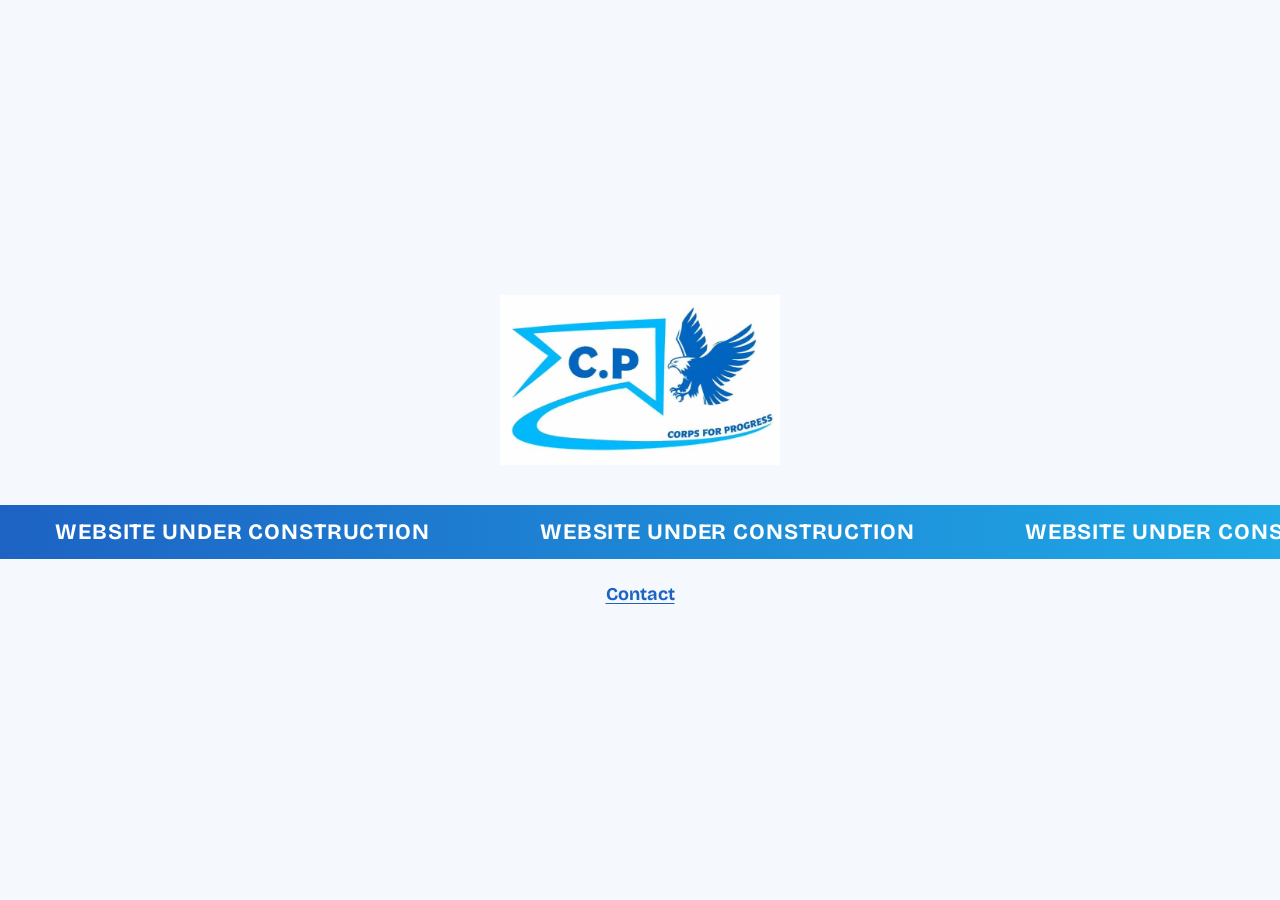
<file: index.html>
<!DOCTYPE html>
<html lang="fr">
<head>
<meta charset="utf-8">
<meta name="viewport" content="width=device-width, initial-scale=1">
<title>Corps for Progress — Website under construction</title>
<meta name="description" content="Corps for Progress : notre site est en construction.">
<link rel="icon" href="assets/cp-logo.jpeg">
<link rel="preconnect" href="https://fonts.googleapis.com">
<link rel="preconnect" href="https://fonts.gstatic.com" crossorigin>
<link href="https://fonts.googleapis.com/css2?family=Bricolage+Grotesque:opsz,wght@12..96,700&display=swap" rel="stylesheet">
<style>
  :root {
    --navy: #0a1f44;
    --bg: #f5f8fc;
    --grad: linear-gradient(90deg, #1d63c4, #1fa9e6);
    --display: "Bricolage Grotesque", sans-serif;
  }
  * { box-sizing: border-box; }
  html, body { height: 100%; }
  body {
    margin: 0; background: var(--bg); color: var(--navy);
    display: flex; flex-direction: column; align-items: center; justify-content: center;
    overflow: hidden;
  }
  .logo { width: min(280px, 60vw); height: auto; display: block; }
  .contact {
    margin-top: 24px; font-family: var(--display); font-weight: 700; font-size: 18px;
    color: #1d63c4; text-underline-offset: 3px;
  }
  .contact:hover { color: #12427f; }
  .ticker {
    width: 100%; margin-top: 40px;
    background: var(--grad); color: #fff;
    overflow: hidden; white-space: nowrap; padding: 14px 0;
  }
  .ticker__track { display: inline-flex; animation: scroll 25s linear infinite; }
  .ticker__track span {
    font-family: var(--display); font-weight: 700; letter-spacing: .04em;
    font-size: clamp(16px, 2.2vw, 22px); text-transform: uppercase; padding: 0 2.5em;
  }
  @keyframes scroll { from { transform: translateX(0); } to { transform: translateX(-50%); } }
  @media (prefers-reduced-motion: reduce) {
    .ticker__track { animation: none; }
  }
</style>
</head>
<body>

<img class="logo" src="assets/cp-logo.jpeg" alt="Corps for Progress">
<div class="ticker" role="status" aria-label="Website under construction">
  <div class="ticker__track" aria-hidden="true">
    <span>Website under construction</span><span>Website under construction</span><span>Website under construction</span><span>Website under construction</span>
    <span>Website under construction</span><span>Website under construction</span><span>Website under construction</span><span>Website under construction</span>
  </div>
</div>
<a class="contact" href="contact.html">Contact</a>

</body>
</html>
</file>
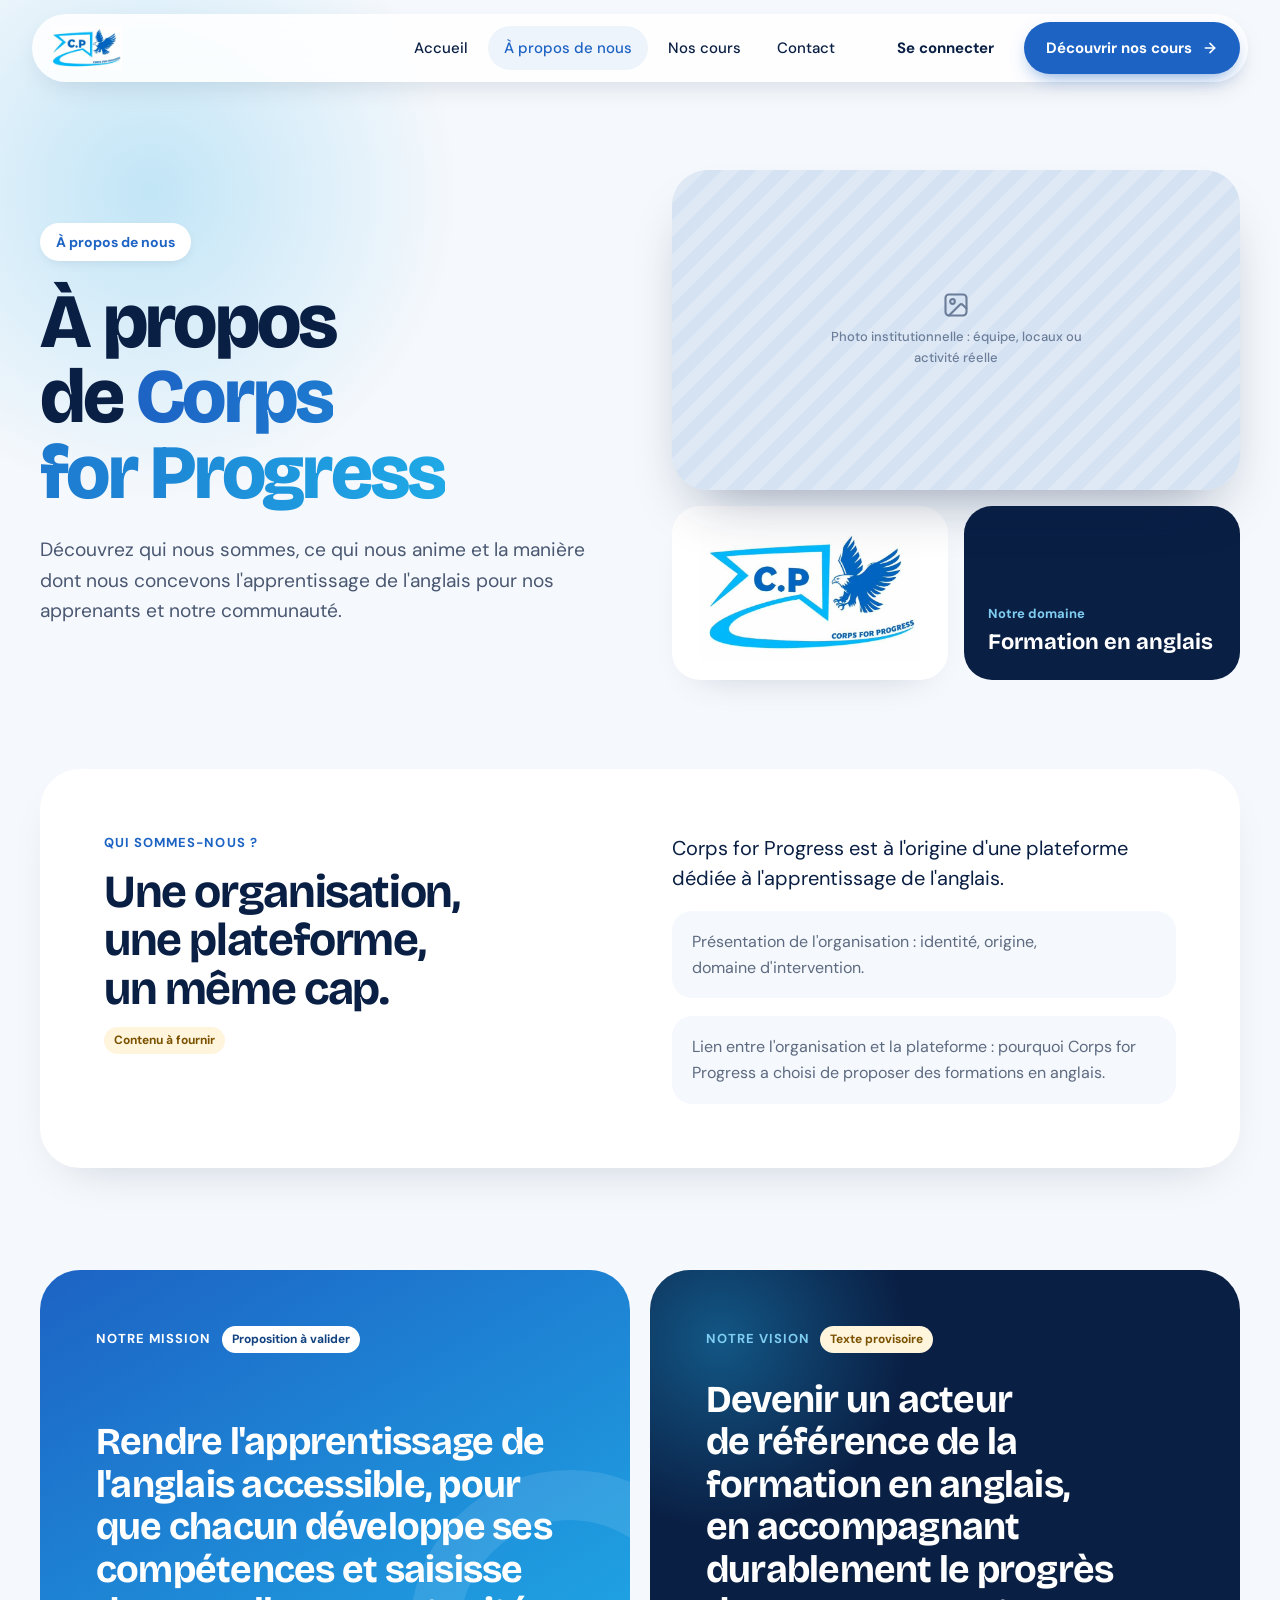
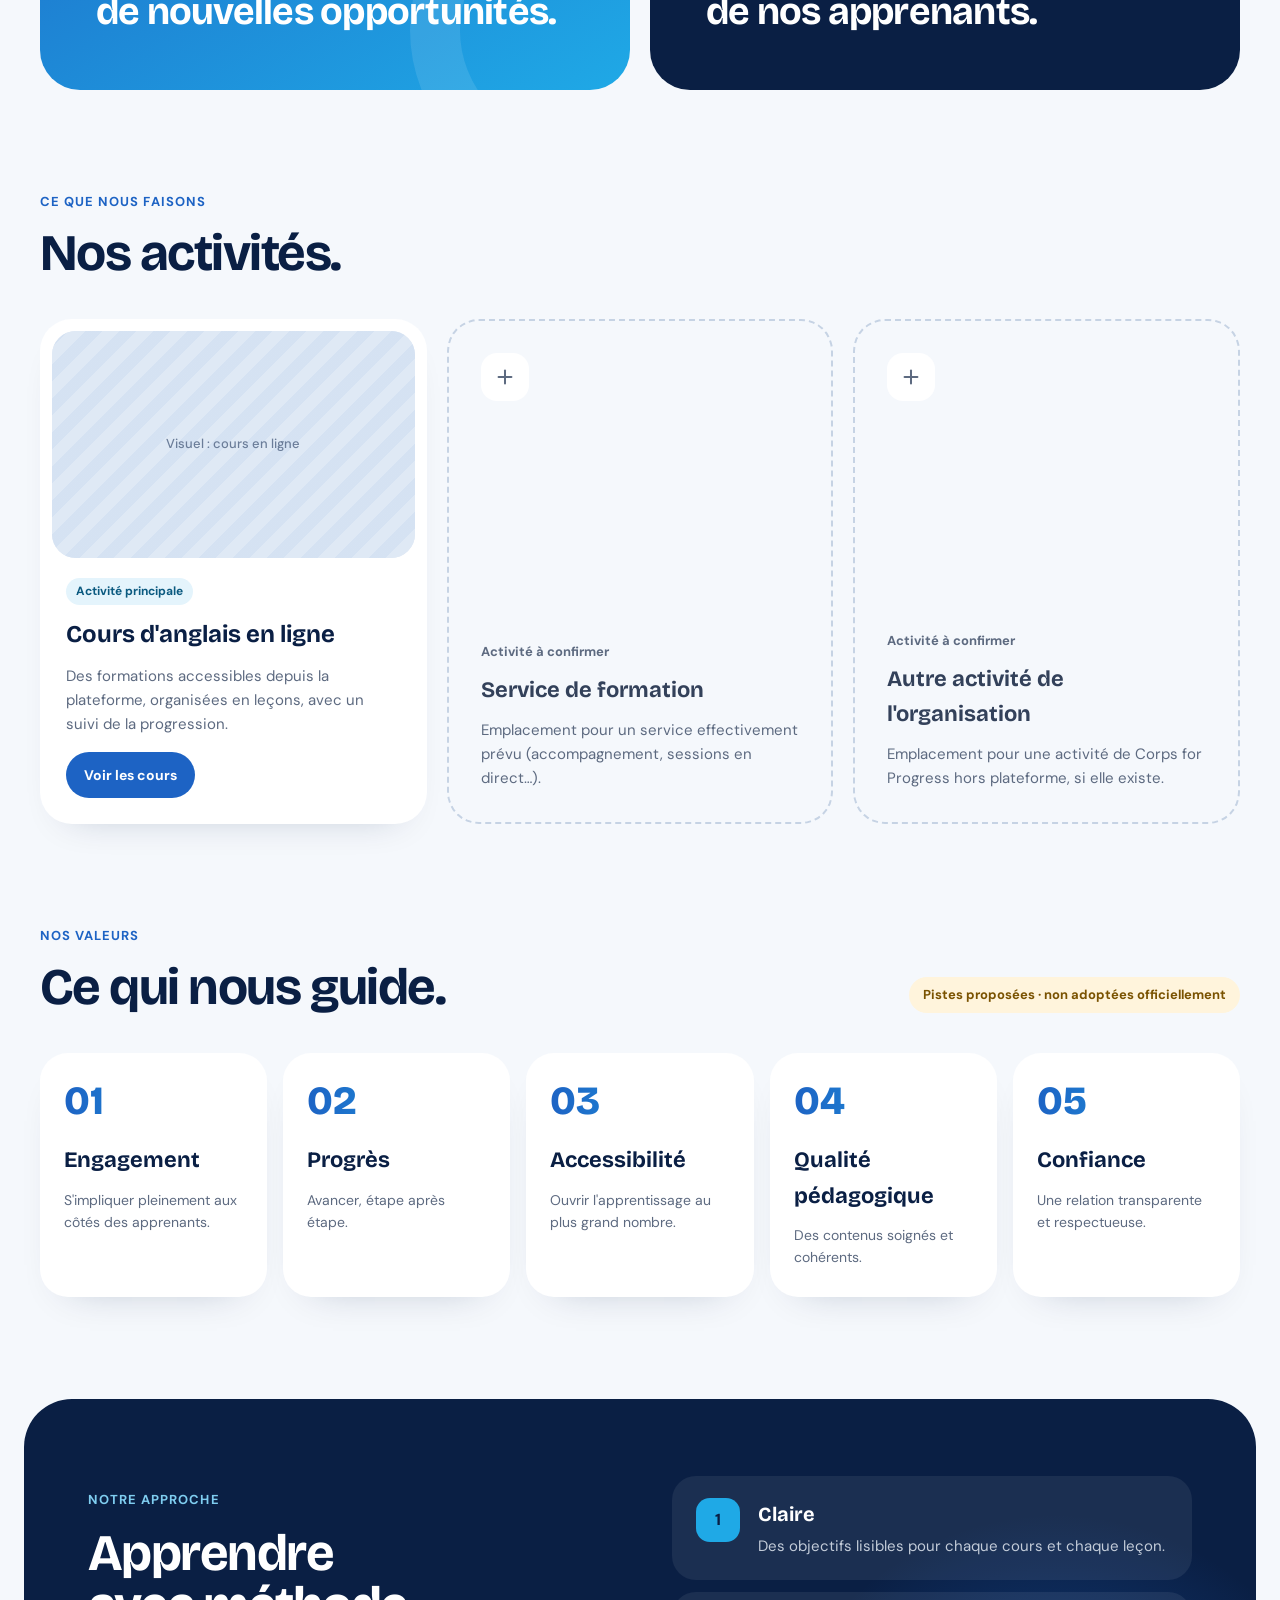
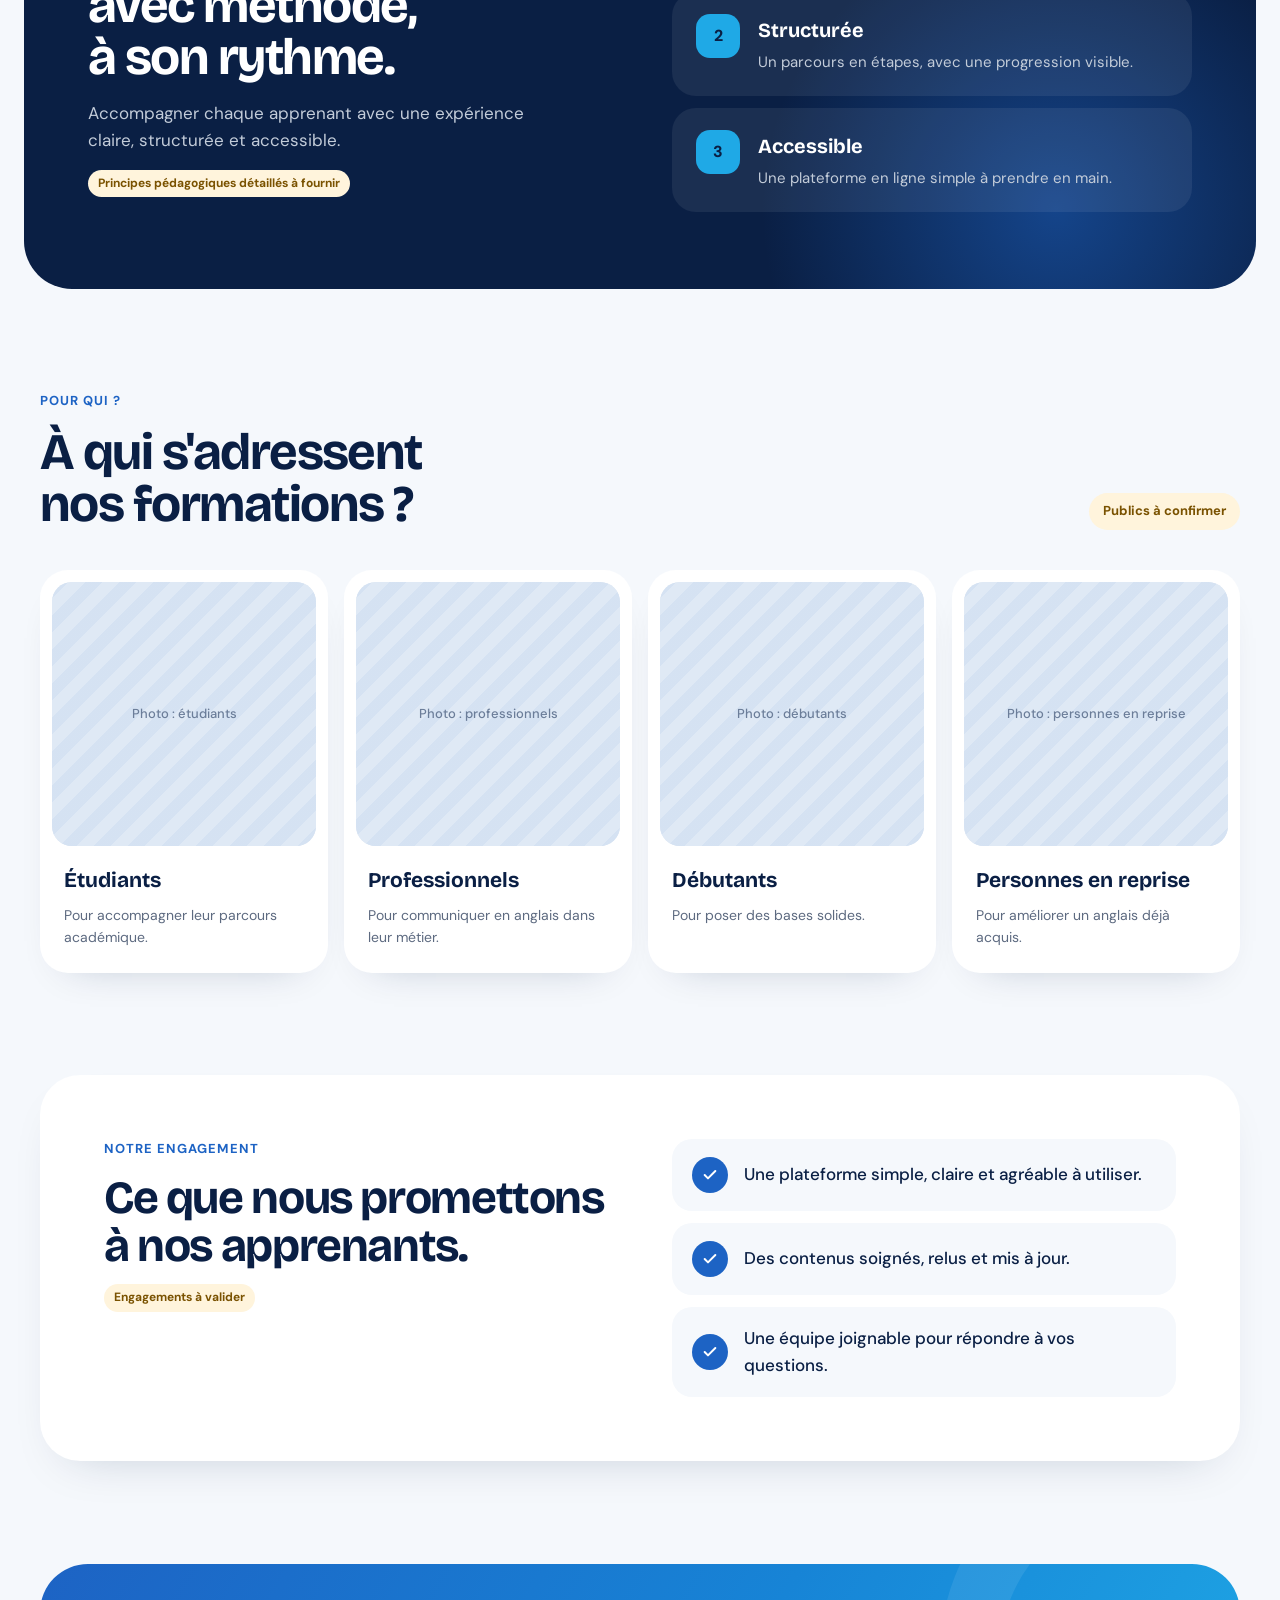
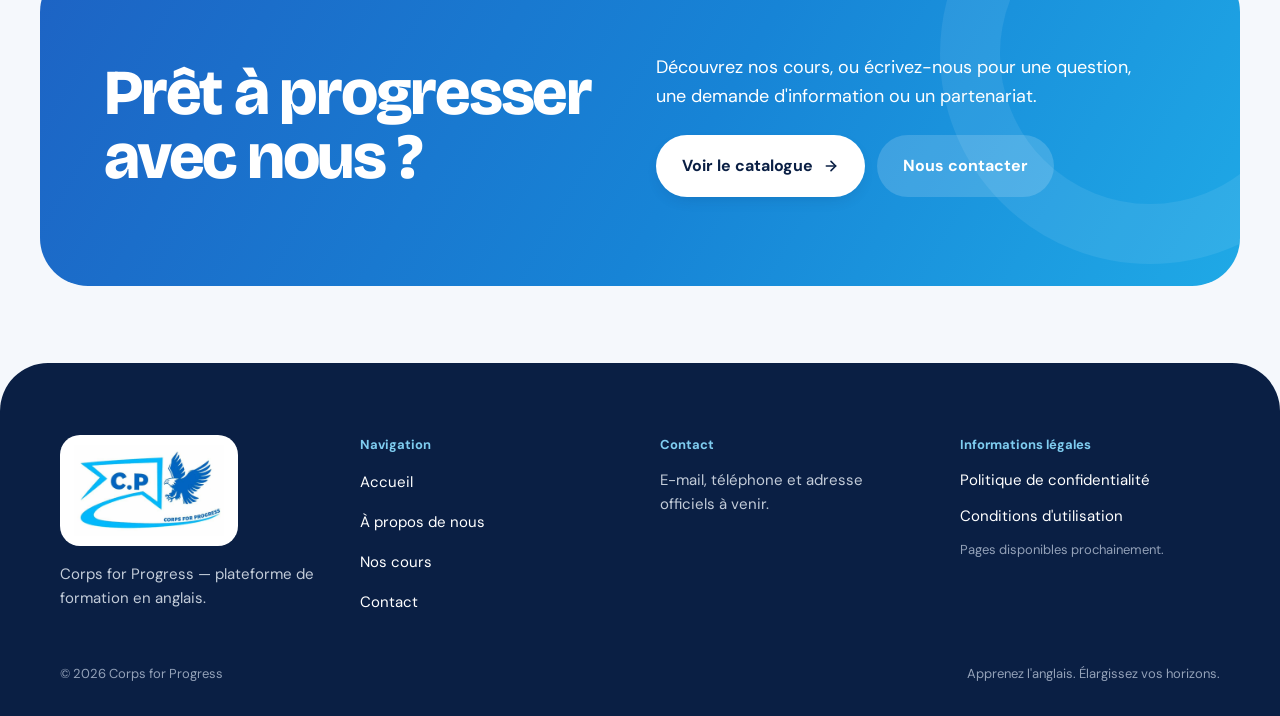
<file: a-propos.html>
<!DOCTYPE html>
<html lang="fr">
<head>
<meta charset="utf-8">
<meta name="viewport" content="width=device-width, initial-scale=1">
<title>À propos — Corps for Progress</title>
<meta name="description" content="Découvrez Corps for Progress : notre mission, notre vision, nos valeurs et notre approche de l'apprentissage de l'anglais.">
<link rel="icon" href="assets/cp-logo.jpeg">
<link rel="preconnect" href="https://fonts.googleapis.com">
<link rel="preconnect" href="https://fonts.gstatic.com" crossorigin>
<link href="https://fonts.googleapis.com/css2?family=Bricolage+Grotesque:opsz,wght@12..96,600;12..96,700;12..96,800&family=DM+Sans:opsz,wght@9..40,400;9..40,500;9..40,700&display=swap" rel="stylesheet">
<link rel="stylesheet" href="css/style.css">
</head>
<body>
<div class="page">

<header class="header">
  <div class="header__bar">
    <a href="index.html" class="header__logo" aria-label="Corps for Progress — Accueil"><img src="assets/cp-logo.jpeg" alt="Logo Corps for Progress"></a>
    <nav class="nav" aria-label="Navigation principale">
      <a href="index.html">Accueil</a>
      <a href="a-propos.html" class="is-active" aria-current="page">À propos de nous</a>
      <a href="index.html#cours">Nos cours</a>
      <a href="#contact">Contact</a>
    </nav>
    <div class="header__actions">
      <button type="button" class="btn btn--ghost" data-soon="La connexion sera disponible prochainement.">Se connecter</button>
      <a href="index.html#cours" class="btn btn--primary">Découvrir nos cours<svg width="16" height="16" viewBox="0 0 24 24" fill="none" stroke="currentColor" stroke-width="2.4" stroke-linecap="round" stroke-linejoin="round" aria-hidden="true"><path d="M5 12h14"/><path d="m12 5 7 7-7 7"/></svg></a>
    </div>
    <button type="button" class="burger" aria-label="Ouvrir le menu" aria-expanded="false" aria-controls="mobile-menu">
      <svg class="icon-open" width="20" height="20" viewBox="0 0 24 24" fill="none" stroke="currentColor" stroke-width="2.4" stroke-linecap="round" aria-hidden="true"><path d="M4 7h16"/><path d="M4 12h16"/><path d="M4 17h10"/></svg>
      <svg class="icon-close" width="20" height="20" viewBox="0 0 24 24" fill="none" stroke="currentColor" stroke-width="2.4" stroke-linecap="round" aria-hidden="true"><path d="M18 6 6 18"/><path d="m6 6 12 12"/></svg>
    </button>
  </div>
  <div class="mobile-menu" id="mobile-menu">
    <a href="index.html">Accueil</a>
    <a href="a-propos.html" class="is-active" aria-current="page">À propos de nous</a>
    <a href="index.html#cours">Nos cours</a>
    <a href="#contact">Contact</a>
    <div class="mobile-menu__actions">
      <button type="button" class="btn btn--soft" data-soon="La connexion sera disponible prochainement.">Se connecter</button>
      <a href="index.html#cours" class="btn btn--primary btn--flat">Nos cours →</a>
    </div>
  </div>
</header>

<main>

<!-- En-tête -->
<section class="hero" style="padding-bottom:clamp(56px,7vw,96px)">
  <div class="blob" style="top:-200px;left:-160px;width:620px;height:620px;background:radial-gradient(circle,rgba(31,169,230,.24),rgba(31,169,230,0) 70%)"></div>
  <div class="hero__grid">
    <div class="about-hero__text">
      <span class="about-hero__badge">À propos de nous</span>
      <h1 class="h1">À propos de <span class="gradient-text">Corps for Progress</span></h1>
      <p class="lead">Découvrez qui nous sommes, ce qui nous anime et la manière dont nous concevons l'apprentissage de l'anglais pour nos apprenants et notre communauté.</p>
    </div>
    <div class="mosaic">
      <div class="mosaic__photo media">
        <div class="img-slot"><span><svg width="28" height="28" viewBox="0 0 24 24" fill="none" stroke="currentColor" stroke-width="1.8" stroke-linecap="round" stroke-linejoin="round" aria-hidden="true"><rect x="3" y="3" width="18" height="18" rx="3"/><circle cx="9" cy="9" r="2"/><path d="m21 15-3.1-3.1a2 2 0 0 0-2.8 0L6 21"/></svg>Photo institutionnelle : équipe, locaux ou activité réelle</span></div>
      </div>
      <div class="mosaic__logo"><img src="assets/cp-logo.jpeg" alt="Corps for Progress"></div>
      <div class="mosaic__domain"><small>Notre domaine</small><strong>Formation en anglais</strong></div>
    </div>
  </div>
</section>

<!-- Qui sommes-nous -->
<section class="section">
  <div class="panel panel--split">
    <div class="col col--14">
      <span class="eyebrow">Qui sommes-nous ?</span>
      <h2 class="h2 h2--sm">Une organisation, une plateforme, un même cap.</h2>
      <span class="marker">Contenu à fournir</span>
    </div>
    <div class="col col--18">
      <p style="font-size:20px;line-height:1.5;text-wrap:pretty">Corps for Progress est à l'origine d'une plateforme dédiée à l'apprentissage de l'anglais.</p>
      <p class="note-box">Présentation de l'organisation : identité, origine, domaine d'intervention.</p>
      <p class="note-box">Lien entre l'organisation et la plateforme : pourquoi Corps for Progress a choisi de proposer des formations en anglais.</p>
    </div>
  </div>
</section>

<!-- Mission et vision -->
<section class="section">
  <div class="container grid mv">
    <div class="mv__card mv__card--grad">
      <div class="ring ring--mv"></div>
      <div class="row-wrap">
        <span class="eyebrow" style="color:#fff">Notre mission</span>
        <span class="marker marker--white">Proposition à valider</span>
      </div>
      <p class="quote">Rendre l'apprentissage de l'anglais accessible, pour que chacun développe ses compétences et saisisse de nouvelles opportunités.</p>
    </div>
    <div class="mv__card mv__card--dark">
      <div class="blob" style="left:-120px;top:-120px;width:380px;height:380px;background:radial-gradient(circle,rgba(31,169,230,.4),rgba(31,169,230,0) 70%)"></div>
      <div class="row-wrap rel">
        <span class="eyebrow eyebrow--light">Notre vision</span>
        <span class="marker">Texte provisoire</span>
      </div>
      <p class="quote">Devenir un acteur de référence de la formation en anglais, en accompagnant durablement le progrès de nos apprenants.</p>
    </div>
  </div>
</section>

<!-- Ce que nous faisons -->
<section class="section">
  <div class="container stack">
    <div class="head">
      <span class="eyebrow">Ce que nous faisons</span>
      <h2 class="h2">Nos activités.</h2>
    </div>
    <div class="grid activities">
      <article class="activity">
        <div class="activity__media media"><div class="img-slot"><span>Visuel : cours en ligne</span></div></div>
        <div class="activity__body">
          <span class="badge">Activité principale</span>
          <h3>Cours d'anglais en ligne</h3>
          <p>Des formations accessibles depuis la plateforme, organisées en leçons, avec un suivi de la progression.</p>
          <a href="index.html#cours" class="btn btn--sm btn--primary btn--flat self-start" style="margin-top:6px">Voir les cours</a>
        </div>
      </article>
      <article class="activity activity--todo">
        <span class="icon-sm"><svg width="22" height="22" viewBox="0 0 24 24" fill="none" stroke="currentColor" stroke-width="2.2" stroke-linecap="round" aria-hidden="true"><path d="M12 5v14"/><path d="M5 12h14"/></svg></span>
        <span class="label">Activité à confirmer</span>
        <h3>Service de formation</h3>
        <p>Emplacement pour un service effectivement prévu (accompagnement, sessions en direct…).</p>
      </article>
      <article class="activity activity--todo">
        <span class="icon-sm"><svg width="22" height="22" viewBox="0 0 24 24" fill="none" stroke="currentColor" stroke-width="2.2" stroke-linecap="round" aria-hidden="true"><path d="M12 5v14"/><path d="M5 12h14"/></svg></span>
        <span class="label">Activité à confirmer</span>
        <h3>Autre activité de l'organisation</h3>
        <p>Emplacement pour une activité de Corps for Progress hors plateforme, si elle existe.</p>
      </article>
    </div>
  </div>
</section>

<!-- Valeurs -->
<section class="section">
  <div class="container stack">
    <div class="head-row">
      <div class="head">
        <span class="eyebrow">Nos valeurs</span>
        <h2 class="h2">Ce qui nous guide.</h2>
      </div>
      <span class="marker marker--lg">Pistes proposées · non adoptées officiellement</span>
    </div>
    <div class="grid values">
      <div class="value"><span class="num gradient-text">01</span><h3>Engagement</h3><p>S'impliquer pleinement aux côtés des apprenants.</p></div>
      <div class="value"><span class="num gradient-text">02</span><h3>Progrès</h3><p>Avancer, étape après étape.</p></div>
      <div class="value"><span class="num gradient-text">03</span><h3>Accessibilité</h3><p>Ouvrir l'apprentissage au plus grand nombre.</p></div>
      <div class="value"><span class="num gradient-text">04</span><h3>Qualité pédagogique</h3><p>Des contenus soignés et cohérents.</p></div>
      <div class="value"><span class="num gradient-text">05</span><h3>Confiance</h3><p>Une relation transparente et respectueuse.</p></div>
    </div>
  </div>
</section>

<!-- Approche -->
<section class="section--wide">
  <div class="dark-block approach">
    <div class="blob" style="bottom:-240px;right:-120px;width:640px;height:640px;background:radial-gradient(circle,rgba(29,99,196,.55),rgba(29,99,196,0) 65%)"></div>
    <div class="rel col" style="gap:16px">
      <span class="eyebrow eyebrow--light">Notre approche</span>
      <h2 class="h2">Apprendre avec méthode, à son rythme.</h2>
      <p style="font-size:17px;color:#c3ccd9;max-width:28em">Accompagner chaque apprenant avec une expérience claire, structurée et accessible.</p>
      <span class="marker">Principes pédagogiques détaillés à fournir</span>
    </div>
    <div class="rel col col--12">
      <div class="approach__item"><span>1</span><div><h3>Claire</h3><p>Des objectifs lisibles pour chaque cours et chaque leçon.</p></div></div>
      <div class="approach__item"><span>2</span><div><h3>Structurée</h3><p>Un parcours en étapes, avec une progression visible.</p></div></div>
      <div class="approach__item"><span>3</span><div><h3>Accessible</h3><p>Une plateforme en ligne simple à prendre en main.</p></div></div>
    </div>
  </div>
</section>

<!-- Publics -->
<section class="section">
  <div class="container stack">
    <div class="head-row">
      <div class="head">
        <span class="eyebrow">Pour qui ?</span>
        <h2 class="h2">À qui s'adressent nos formations ?</h2>
      </div>
      <span class="marker marker--lg">Publics à confirmer</span>
    </div>
    <div class="grid audiences">
      <div class="audience"><div class="audience__media media"><div class="img-slot"><span>Photo : étudiants</span></div></div><div class="audience__body"><h3>Étudiants</h3><p>Pour accompagner leur parcours académique.</p></div></div>
      <div class="audience"><div class="audience__media media"><div class="img-slot"><span>Photo : professionnels</span></div></div><div class="audience__body"><h3>Professionnels</h3><p>Pour communiquer en anglais dans leur métier.</p></div></div>
      <div class="audience"><div class="audience__media media"><div class="img-slot"><span>Photo : débutants</span></div></div><div class="audience__body"><h3>Débutants</h3><p>Pour poser des bases solides.</p></div></div>
      <div class="audience"><div class="audience__media media"><div class="img-slot"><span>Photo : personnes en reprise</span></div></div><div class="audience__body"><h3>Personnes en reprise</h3><p>Pour améliorer un anglais déjà acquis.</p></div></div>
    </div>
  </div>
</section>

<!-- Engagement -->
<section class="section">
  <div class="panel panel--split">
    <div class="col col--14">
      <span class="eyebrow">Notre engagement</span>
      <h2 class="h2 h2--sm">Ce que nous promettons à nos apprenants.</h2>
      <span class="marker">Engagements à valider</span>
    </div>
    <div class="col col--12">
      <div class="commit"><span><svg width="16" height="16" viewBox="0 0 24 24" fill="none" stroke="currentColor" stroke-width="3" stroke-linecap="round" stroke-linejoin="round" aria-hidden="true"><path d="M20 6 9 17l-5-5"/></svg></span>Une plateforme simple, claire et agréable à utiliser.</div>
      <div class="commit"><span><svg width="16" height="16" viewBox="0 0 24 24" fill="none" stroke="currentColor" stroke-width="3" stroke-linecap="round" stroke-linejoin="round" aria-hidden="true"><path d="M20 6 9 17l-5-5"/></svg></span>Des contenus soignés, relus et mis à jour.</div>
      <div class="commit"><span><svg width="16" height="16" viewBox="0 0 24 24" fill="none" stroke="currentColor" stroke-width="3" stroke-linecap="round" stroke-linejoin="round" aria-hidden="true"><path d="M20 6 9 17l-5-5"/></svg></span>Une équipe joignable pour répondre à vos questions.</div>
    </div>
  </div>
</section>

<!-- Appel à l'action -->
<section class="section--cta">
  <div class="cta">
    <div class="ring" style="right:-120px;top:-120px;width:420px;height:420px;border-width:60px"></div>
    <h2 class="h2 h2--cta rel">Prêt à progresser avec nous ?</h2>
    <div class="rel col" style="gap:24px">
      <p>Découvrez nos cours, ou écrivez-nous pour une question, une demande d'information ou un partenariat.</p>
      <div class="btn-row">
        <a href="index.html#cours" class="btn btn--lg btn--white">Voir le catalogue<svg width="16" height="16" viewBox="0 0 24 24" fill="none" stroke="currentColor" stroke-width="2.4" stroke-linecap="round" stroke-linejoin="round" aria-hidden="true"><path d="M5 12h14"/><path d="m12 5 7 7-7 7"/></svg></a>
        <a href="#contact" class="btn btn--lg btn--glass">Nous contacter</a>
      </div>
    </div>
  </div>
</section>

</main>

<footer id="contact" class="footer">
  <div class="footer__grid">
    <div class="footer__col footer__col--brand">
      <div class="footer__logo"><img src="assets/cp-logo.jpeg" alt="Corps for Progress"></div>
      <p style="max-width:24em">Corps for Progress — plateforme de formation en anglais.</p>
    </div>
    <nav class="footer__col" aria-label="Navigation du pied de page">
      <span class="footer__title">Navigation</span>
      <a href="index.html">Accueil</a>
      <a href="a-propos.html">À propos de nous</a>
      <a href="index.html#cours">Nos cours</a>
      <a href="#contact">Contact</a>
    </nav>
    <div class="footer__col">
      <span class="footer__title">Contact</span>
      <p>E-mail, téléphone et adresse officiels à venir.</p>
    </div>
    <div class="footer__col">
      <span class="footer__title">Informations légales</span>
      <p class="white">Politique de confidentialité</p>
      <p class="white">Conditions d'utilisation</p>
      <p class="small">Pages disponibles prochainement.</p>
    </div>
  </div>
  <div class="footer__bottom">
    <span>© <span data-year>2026</span> Corps for Progress</span>
    <span>Apprenez l'anglais. Élargissez vos horizons.</span>
  </div>
</footer>

</div>
<script src="js/main.js"></script>
</body>
</html>
</file>
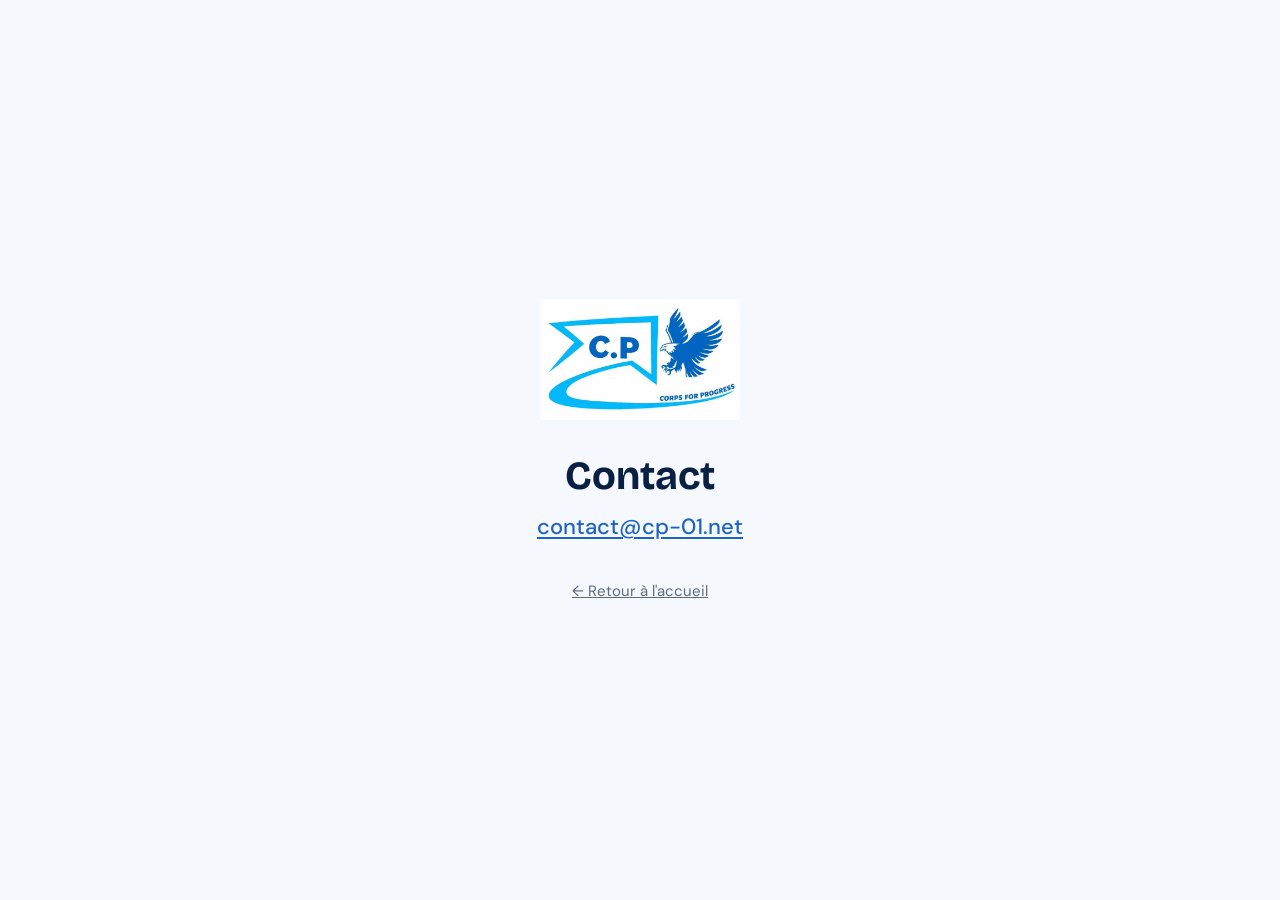
<file: contact.html>
<!DOCTYPE html>
<html lang="fr">
<head>
<meta charset="utf-8">
<meta name="viewport" content="width=device-width, initial-scale=1">
<title>Contact — Corps for Progress</title>
<meta name="description" content="Contactez Corps for Progress : contact@cp-01.net">
<link rel="icon" href="assets/cp-logo.jpeg">
<link rel="preconnect" href="https://fonts.googleapis.com">
<link rel="preconnect" href="https://fonts.gstatic.com" crossorigin>
<link href="https://fonts.googleapis.com/css2?family=Bricolage+Grotesque:opsz,wght@12..96,700&family=DM+Sans:opsz,wght@9..40,400;9..40,500&display=swap" rel="stylesheet">
<style>
  :root {
    --navy: #0a1f44;
    --blue: #1d63c4;
    --blue-deep: #12427f;
    --muted: #5d6a80;
    --bg: #f5f8fc;
    --display: "Bricolage Grotesque", sans-serif;
  }
  * { box-sizing: border-box; }
  html, body { height: 100%; }
  body {
    margin: 0; background: var(--bg); color: var(--navy);
    font-family: "DM Sans", sans-serif; text-align: center;
    display: flex; flex-direction: column; align-items: center; justify-content: center;
    padding: 0 16px;
  }
  .logo { width: min(200px, 50vw); height: auto; display: block; margin-bottom: 32px; }
  h1 { font-family: var(--display); font-weight: 700; font-size: clamp(28px, 5vw, 40px); margin: 0 0 12px; }
  .email { font-size: clamp(18px, 3vw, 22px); font-weight: 500; color: var(--blue); text-underline-offset: 3px; word-break: break-all; }
  .email:hover { color: var(--blue-deep); }
  .back { margin-top: 40px; color: var(--muted); font-size: 15px; }
  .back:hover { color: var(--navy); }
</style>
</head>
<body>

<a href="index.html"><img class="logo" src="assets/cp-logo.jpeg" alt="Corps for Progress — Accueil"></a>

<h1>Contact</h1>
<a class="email" href="mailto:contact@cp-01.net">contact@cp-01.net</a>

<a class="back" href="index.html">← Retour à l'accueil</a>

</body>
</html>
</file>
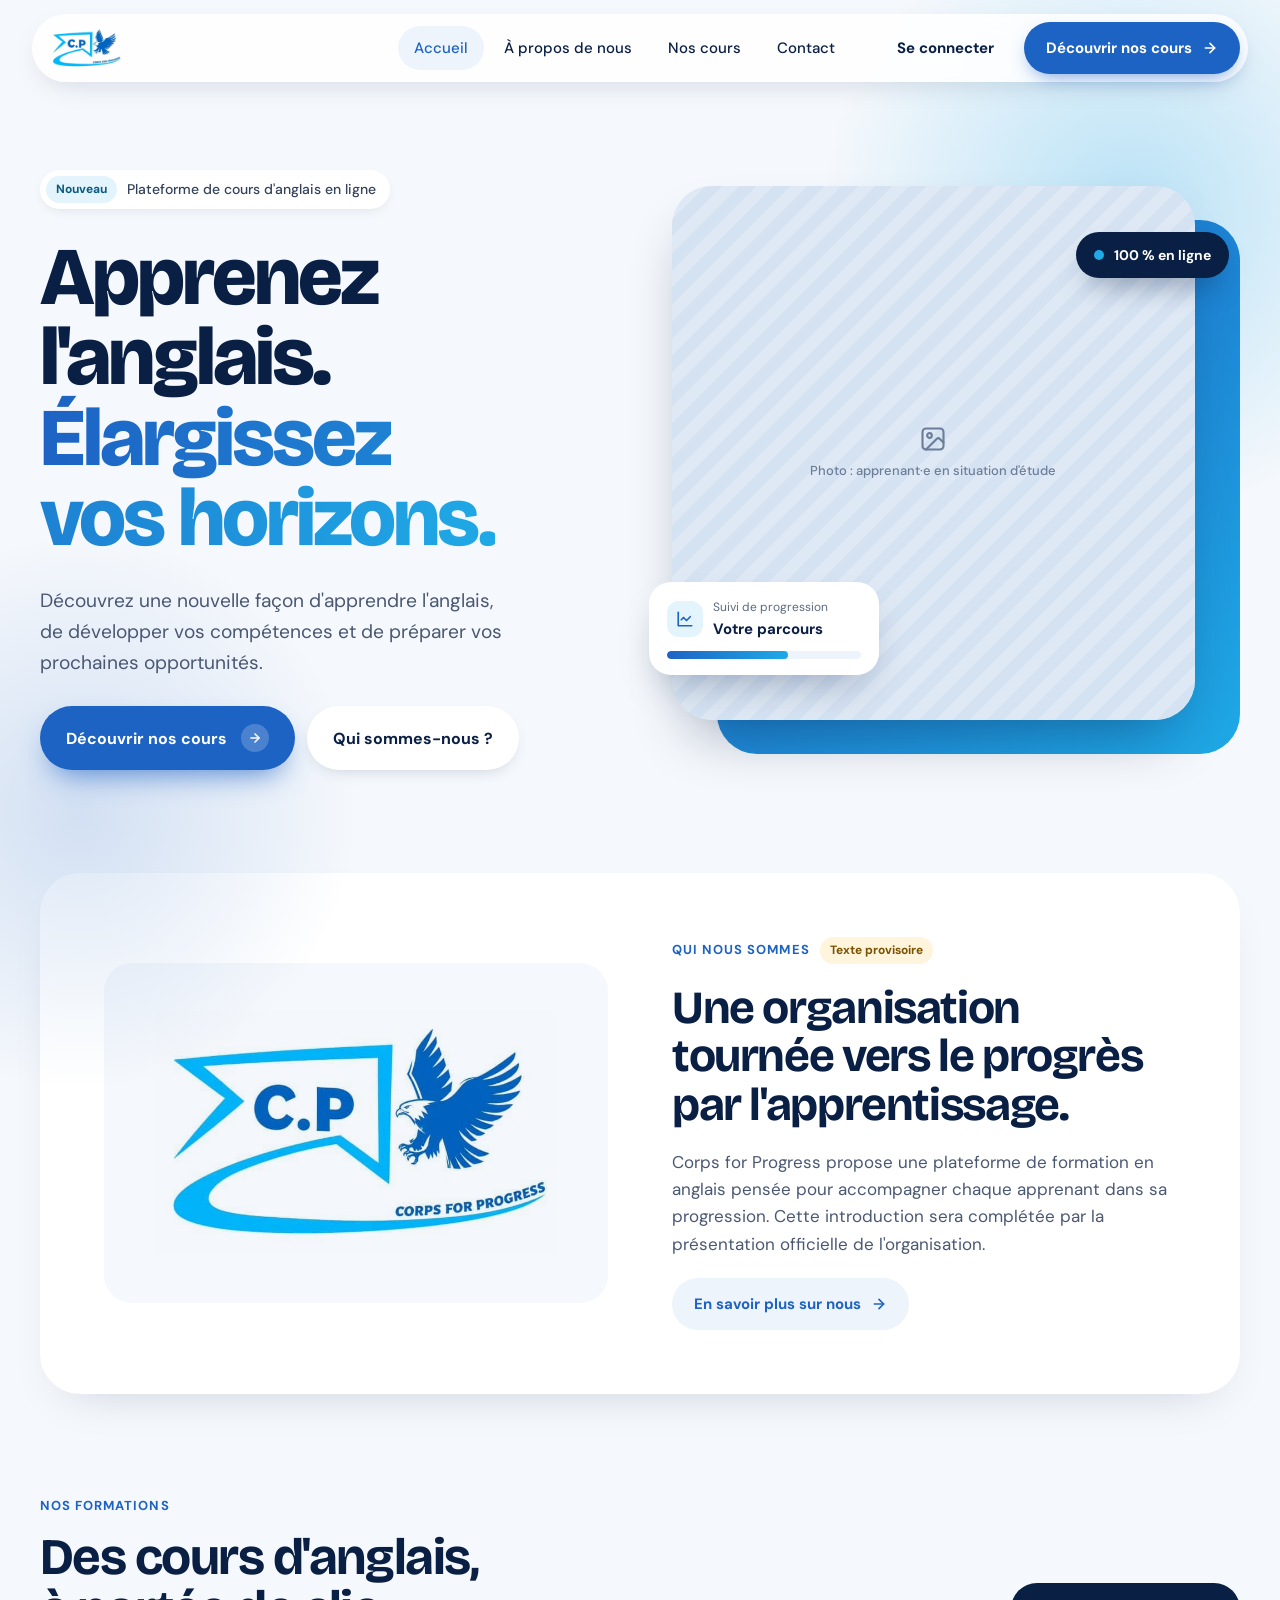
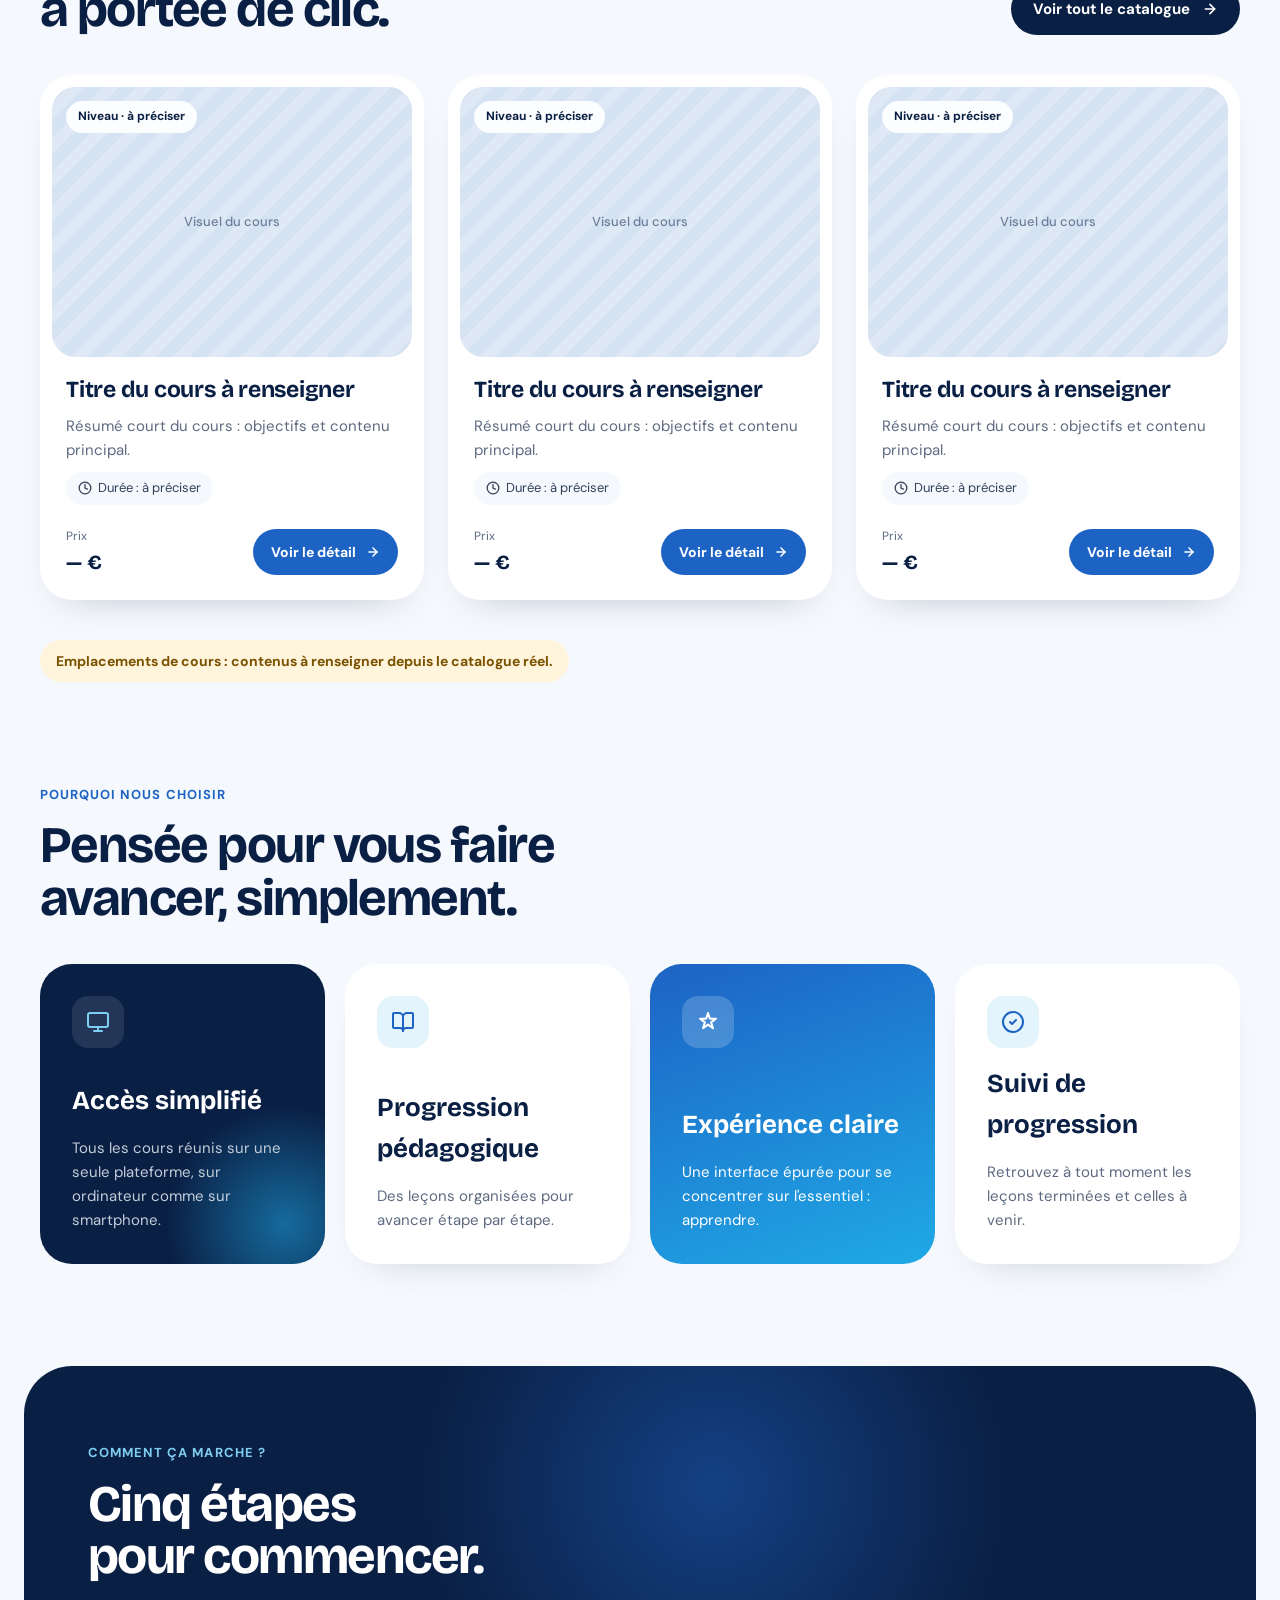
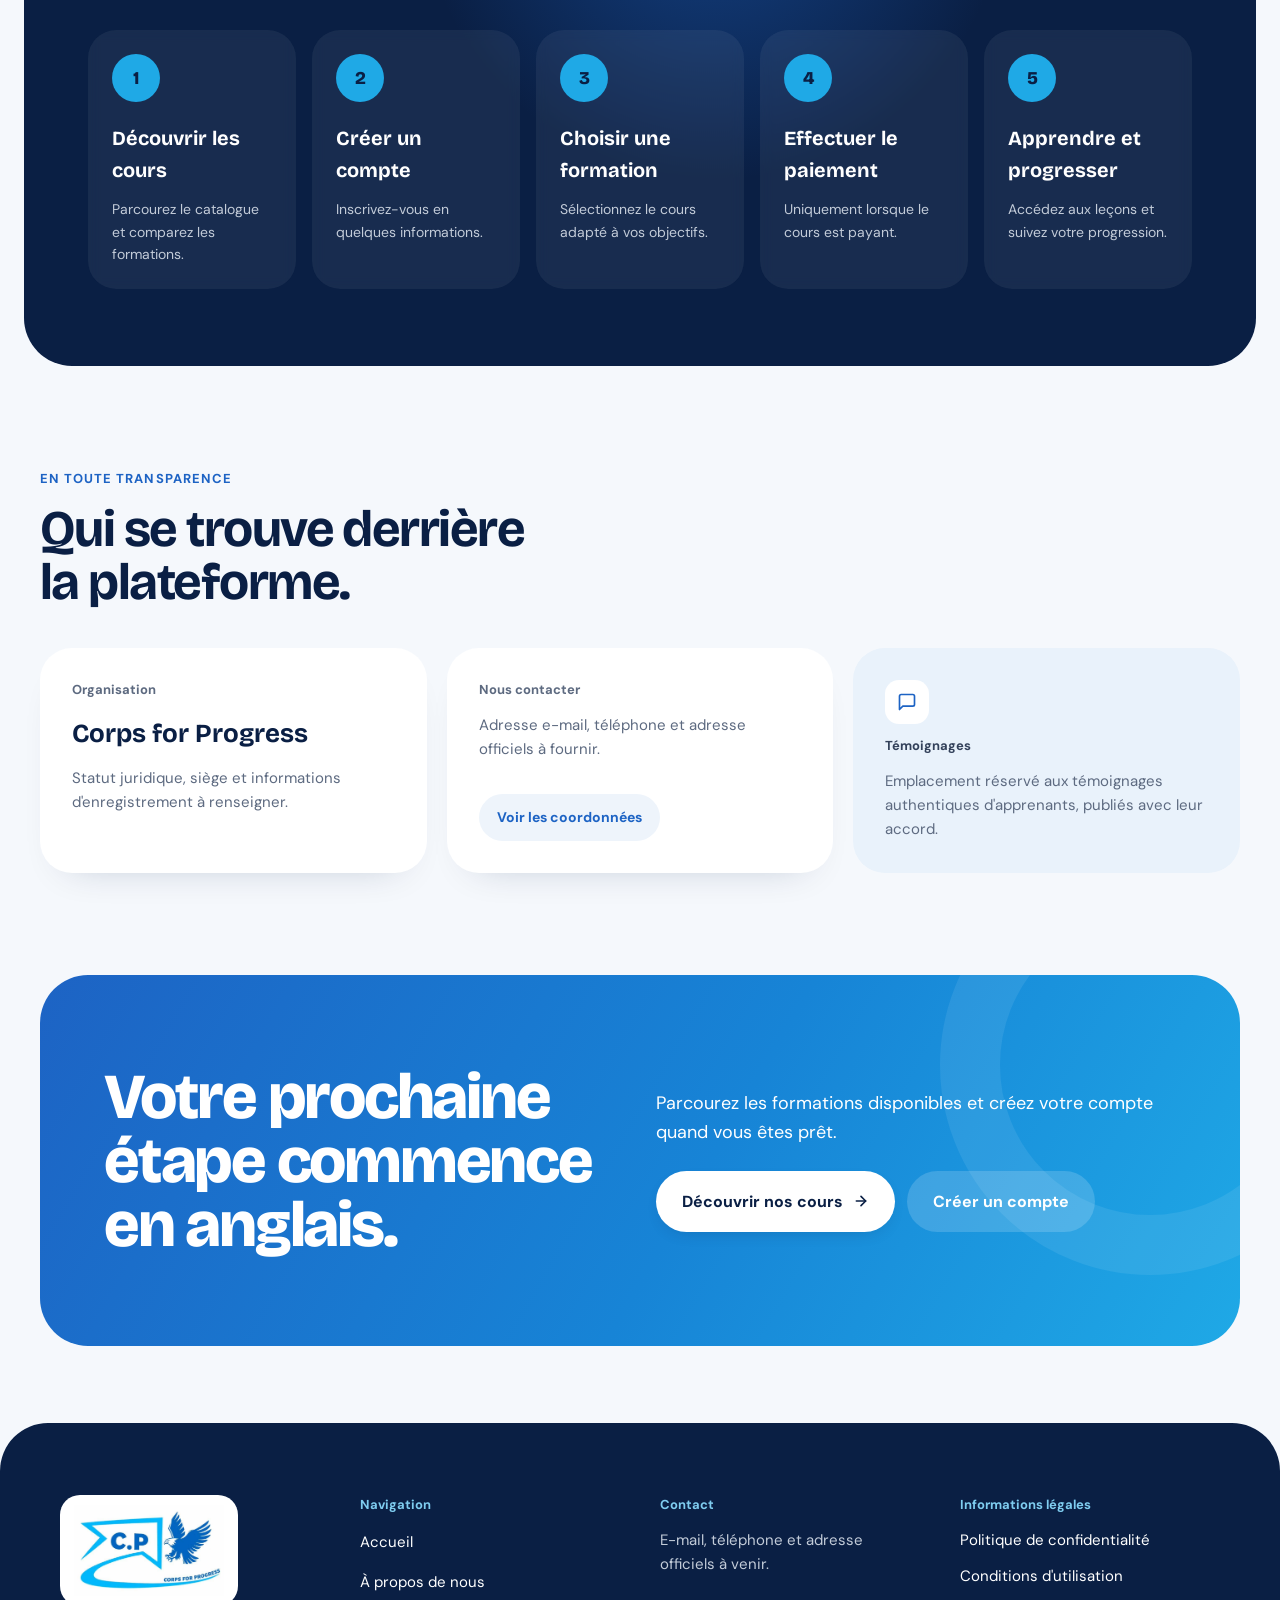
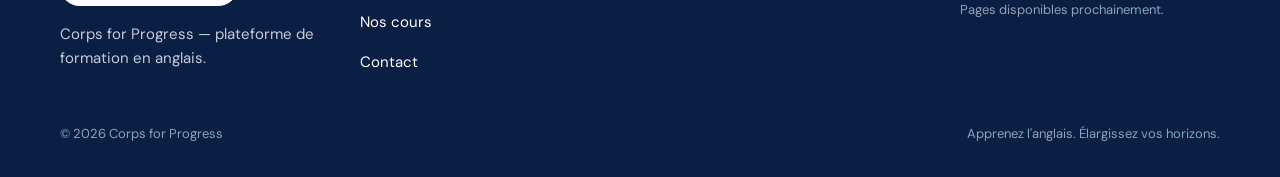
<file: index copy.html>
<!DOCTYPE html>
<html lang="fr">
<head>
<meta charset="utf-8">
<meta name="viewport" content="width=device-width, initial-scale=1">
<title>Corps for Progress — Apprenez l'anglais en ligne</title>
<meta name="description" content="Corps for Progress : plateforme de cours d'anglais en ligne. Apprenez l'anglais, élargissez vos horizons.">
<link rel="icon" href="assets/cp-logo.jpeg">
<link rel="preconnect" href="https://fonts.googleapis.com">
<link rel="preconnect" href="https://fonts.gstatic.com" crossorigin>
<link href="https://fonts.googleapis.com/css2?family=Bricolage+Grotesque:opsz,wght@12..96,600;12..96,700;12..96,800&family=DM+Sans:opsz,wght@9..40,400;9..40,500;9..40,700&display=swap" rel="stylesheet">
<link rel="stylesheet" href="css/style.css">
</head>
<body>
<div class="page">

<header class="header">
  <div class="header__bar">
    <a href="index.html" class="header__logo" aria-label="Corps for Progress — Accueil"><img src="assets/cp-logo.jpeg" alt="Logo Corps for Progress"></a>
    <nav class="nav" aria-label="Navigation principale">
      <a href="index.html" class="is-active" aria-current="page">Accueil</a>
      <a href="a-propos.html">À propos de nous</a>
      <a href="index.html#cours">Nos cours</a>
      <a href="#contact">Contact</a>
    </nav>
    <div class="header__actions">
      <button type="button" class="btn btn--ghost" data-soon="La connexion sera disponible prochainement.">Se connecter</button>
      <a href="#cours" class="btn btn--primary">Découvrir nos cours<svg width="16" height="16" viewBox="0 0 24 24" fill="none" stroke="currentColor" stroke-width="2.4" stroke-linecap="round" stroke-linejoin="round" aria-hidden="true"><path d="M5 12h14"/><path d="m12 5 7 7-7 7"/></svg></a>
    </div>
    <button type="button" class="burger" aria-label="Ouvrir le menu" aria-expanded="false" aria-controls="mobile-menu">
      <svg class="icon-open" width="20" height="20" viewBox="0 0 24 24" fill="none" stroke="currentColor" stroke-width="2.4" stroke-linecap="round" aria-hidden="true"><path d="M4 7h16"/><path d="M4 12h16"/><path d="M4 17h10"/></svg>
      <svg class="icon-close" width="20" height="20" viewBox="0 0 24 24" fill="none" stroke="currentColor" stroke-width="2.4" stroke-linecap="round" aria-hidden="true"><path d="M18 6 6 18"/><path d="m6 6 12 12"/></svg>
    </button>
  </div>
  <div class="mobile-menu" id="mobile-menu">
    <a href="index.html" class="is-active" aria-current="page">Accueil</a>
    <a href="a-propos.html">À propos de nous</a>
    <a href="index.html#cours">Nos cours</a>
    <a href="#contact">Contact</a>
    <div class="mobile-menu__actions">
      <button type="button" class="btn btn--soft" data-soon="La connexion sera disponible prochainement.">Se connecter</button>
      <a href="#cours" class="btn btn--primary btn--flat">Nos cours →</a>
    </div>
  </div>
</header>

<main>

<!-- Héro -->
<section class="hero">
  <div class="blob" style="top:-180px;right:-160px;width:620px;height:620px;background:radial-gradient(circle,rgba(31,169,230,.28),rgba(31,169,230,0) 70%)"></div>
  <div class="blob" style="bottom:-220px;left:-200px;width:560px;height:560px;background:radial-gradient(circle,rgba(29,99,196,.16),rgba(29,99,196,0) 70%)"></div>
  <div class="hero__grid">
    <div class="hero__text">
      <div class="pill-new"><b>Nouveau</b>Plateforme de cours d'anglais en ligne</div>
      <h1 class="h1">Apprenez l'anglais. <span class="gradient-text">Élargissez vos horizons.</span></h1>
      <p class="lead">Découvrez une nouvelle façon d'apprendre l'anglais, de développer vos compétences et de préparer vos prochaines opportunités.</p>
      <div class="btn-row">
        <a href="#cours" class="btn btn--lg btn--primary">Découvrir nos cours<span class="btn-arrow"><svg width="14" height="14" viewBox="0 0 24 24" fill="none" stroke="currentColor" stroke-width="2.6" stroke-linecap="round" stroke-linejoin="round" aria-hidden="true"><path d="M5 12h14"/><path d="m12 5 7 7-7 7"/></svg></span></a>
        <a href="a-propos.html" class="btn btn--lg btn--white">Qui sommes-nous ?</a>
      </div>
    </div>
    <div class="hero__visual">
      <div class="hero__back"></div>
      <div class="hero__photo media">
        <div class="img-slot"><span><svg width="28" height="28" viewBox="0 0 24 24" fill="none" stroke="currentColor" stroke-width="1.8" stroke-linecap="round" stroke-linejoin="round" aria-hidden="true"><rect x="3" y="3" width="18" height="18" rx="3"/><circle cx="9" cy="9" r="2"/><path d="m21 15-3.1-3.1a2 2 0 0 0-2.8 0L6 21"/></svg>Photo : apprenant·e en situation d'étude</span></div>
      </div>
      <div class="float-progress" aria-hidden="true">
        <div class="float-progress__top">
          <span class="float-progress__icon"><svg width="18" height="18" viewBox="0 0 24 24" fill="none" stroke="currentColor" stroke-width="2.2" stroke-linecap="round" stroke-linejoin="round"><path d="M3 3v18h18"/><path d="m19 9-5 5-4-4-3 3"/></svg></span>
          <div><small>Suivi de progression</small><strong>Votre parcours</strong></div>
        </div>
        <div class="bar"><i></i></div>
      </div>
      <div class="float-online" aria-hidden="true">100 % en ligne</div>
    </div>
  </div>
</section>

<!-- Présentation CP -->
<section class="section">
  <div class="panel panel--intro">
    <div class="panel__logo"><img src="assets/cp-logo.jpeg" alt="Corps for Progress"></div>
    <div class="col">
      <div class="row-wrap">
        <span class="eyebrow">Qui nous sommes</span>
        <span class="marker">Texte provisoire</span>
      </div>
      <h2 class="h2 h2--sm">Une organisation tournée vers le progrès par l'apprentissage.</h2>
      <p class="text-17">Corps for Progress propose une plateforme de formation en anglais pensée pour accompagner chaque apprenant dans sa progression. Cette introduction sera complétée par la présentation officielle de l'organisation.</p>
      <a href="a-propos.html" class="btn btn--soft self-start">En savoir plus sur nous<svg width="16" height="16" viewBox="0 0 24 24" fill="none" stroke="currentColor" stroke-width="2.4" stroke-linecap="round" stroke-linejoin="round" aria-hidden="true"><path d="M5 12h14"/><path d="m12 5 7 7-7 7"/></svg></a>
    </div>
  </div>
</section>

<!-- Formations -->
<section id="cours" class="section">
  <div class="container stack">
    <div class="head-row" style="gap:20px">
      <div class="head" style="max-width:640px">
        <span class="eyebrow">Nos formations</span>
        <h2 class="h2">Des cours d'anglais, à portée de clic.</h2>
      </div>
      <button type="button" class="btn btn--dark" data-soon="Le catalogue complet sera disponible prochainement.">Voir tout le catalogue<svg width="16" height="16" viewBox="0 0 24 24" fill="none" stroke="currentColor" stroke-width="2.4" stroke-linecap="round" stroke-linejoin="round" aria-hidden="true"><path d="M5 12h14"/><path d="m12 5 7 7-7 7"/></svg></button>
    </div>
    <div class="grid courses">
      <article class="course">
        <div class="course__media media">
          <div class="img-slot"><span>Visuel du cours</span></div>
          <span class="course__level">Niveau · à préciser</span>
        </div>
        <div class="course__body">
          <h3>Titre du cours à renseigner</h3>
          <p>Résumé court du cours : objectifs et contenu principal.</p>
          <div><span class="chip"><svg width="14" height="14" viewBox="0 0 24 24" fill="none" stroke="currentColor" stroke-width="2.2" stroke-linecap="round" aria-hidden="true"><circle cx="12" cy="12" r="10"/><path d="M12 6v6l4 2"/></svg>Durée : à préciser</span></div>
          <div class="course__foot">
            <div class="course__price"><small>Prix</small><strong>— €</strong></div>
            <button type="button" class="btn btn--sm btn--primary btn--flat" data-soon="Le détail des cours sera disponible prochainement.">Voir le détail<svg width="14" height="14" viewBox="0 0 24 24" fill="none" stroke="currentColor" stroke-width="2.6" stroke-linecap="round" stroke-linejoin="round" aria-hidden="true"><path d="M5 12h14"/><path d="m12 5 7 7-7 7"/></svg></button>
          </div>
        </div>
      </article>
      <article class="course">
        <div class="course__media media">
          <div class="img-slot"><span>Visuel du cours</span></div>
          <span class="course__level">Niveau · à préciser</span>
        </div>
        <div class="course__body">
          <h3>Titre du cours à renseigner</h3>
          <p>Résumé court du cours : objectifs et contenu principal.</p>
          <div><span class="chip"><svg width="14" height="14" viewBox="0 0 24 24" fill="none" stroke="currentColor" stroke-width="2.2" stroke-linecap="round" aria-hidden="true"><circle cx="12" cy="12" r="10"/><path d="M12 6v6l4 2"/></svg>Durée : à préciser</span></div>
          <div class="course__foot">
            <div class="course__price"><small>Prix</small><strong>— €</strong></div>
            <button type="button" class="btn btn--sm btn--primary btn--flat" data-soon="Le détail des cours sera disponible prochainement.">Voir le détail<svg width="14" height="14" viewBox="0 0 24 24" fill="none" stroke="currentColor" stroke-width="2.6" stroke-linecap="round" stroke-linejoin="round" aria-hidden="true"><path d="M5 12h14"/><path d="m12 5 7 7-7 7"/></svg></button>
          </div>
        </div>
      </article>
      <article class="course">
        <div class="course__media media">
          <div class="img-slot"><span>Visuel du cours</span></div>
          <span class="course__level">Niveau · à préciser</span>
        </div>
        <div class="course__body">
          <h3>Titre du cours à renseigner</h3>
          <p>Résumé court du cours : objectifs et contenu principal.</p>
          <div><span class="chip"><svg width="14" height="14" viewBox="0 0 24 24" fill="none" stroke="currentColor" stroke-width="2.2" stroke-linecap="round" aria-hidden="true"><circle cx="12" cy="12" r="10"/><path d="M12 6v6l4 2"/></svg>Durée : à préciser</span></div>
          <div class="course__foot">
            <div class="course__price"><small>Prix</small><strong>— €</strong></div>
            <button type="button" class="btn btn--sm btn--primary btn--flat" data-soon="Le détail des cours sera disponible prochainement.">Voir le détail<svg width="14" height="14" viewBox="0 0 24 24" fill="none" stroke="currentColor" stroke-width="2.6" stroke-linecap="round" stroke-linejoin="round" aria-hidden="true"><path d="M5 12h14"/><path d="m12 5 7 7-7 7"/></svg></button>
          </div>
        </div>
      </article>
    </div>
    <p class="note-pill marker">Emplacements de cours : contenus à renseigner depuis le catalogue réel.</p>
  </div>
</section>

<!-- Pourquoi nous -->
<section class="section">
  <div class="container stack">
    <div class="head">
      <span class="eyebrow">Pourquoi nous choisir</span>
      <h2 class="h2">Pensée pour vous faire avancer, simplement.</h2>
    </div>
    <div class="grid why">
      <div class="feature feature--dark">
        <div class="blob" style="right:-80px;bottom:-80px;width:240px;height:240px;background:radial-gradient(circle,rgba(31,169,230,.55),rgba(31,169,230,0) 70%)"></div>
        <span class="icon-box"><svg width="24" height="24" viewBox="0 0 24 24" fill="none" stroke="currentColor" stroke-width="2" stroke-linecap="round" stroke-linejoin="round" aria-hidden="true"><rect width="20" height="14" x="2" y="3" rx="2"/><path d="M8 21h8"/><path d="M12 17v4"/></svg></span>
        <h3>Accès simplifié</h3>
        <p>Tous les cours réunis sur une seule plateforme, sur ordinateur comme sur smartphone.</p>
      </div>
      <div class="feature">
        <span class="icon-box"><svg width="24" height="24" viewBox="0 0 24 24" fill="none" stroke="currentColor" stroke-width="2" stroke-linecap="round" stroke-linejoin="round" aria-hidden="true"><path d="M12 7v14"/><path d="M3 18a1 1 0 0 1-1-1V4a1 1 0 0 1 1-1h5a4 4 0 0 1 4 4 4 4 0 0 1 4-4h5a1 1 0 0 1 1 1v13a1 1 0 0 1-1 1h-6a3 3 0 0 0-3 3 3 3 0 0 0-3-3z"/></svg></span>
        <h3>Progression pédagogique</h3>
        <p>Des leçons organisées pour avancer étape par étape.</p>
      </div>
      <div class="feature feature--grad">
        <span class="icon-box"><svg width="24" height="24" viewBox="0 0 24 24" fill="none" stroke="currentColor" stroke-width="2" stroke-linecap="round" stroke-linejoin="round" aria-hidden="true"><path d="M12 3l1.9 5.8H20l-4.9 3.6 1.9 5.8L12 14.6l-5 3.6 1.9-5.8L4 8.8h6.1z"/></svg></span>
        <h3>Expérience claire</h3>
        <p>Une interface épurée pour se concentrer sur l'essentiel : apprendre.</p>
      </div>
      <div class="feature">
        <span class="icon-box"><svg width="24" height="24" viewBox="0 0 24 24" fill="none" stroke="currentColor" stroke-width="2" stroke-linecap="round" stroke-linejoin="round" aria-hidden="true"><circle cx="12" cy="12" r="10"/><path d="m9 12 2 2 4-4"/></svg></span>
        <h3>Suivi de progression</h3>
        <p>Retrouvez à tout moment les leçons terminées et celles à venir.</p>
      </div>
    </div>
  </div>
</section>

<!-- Comment ça marche -->
<section class="section--wide">
  <div class="dark-block">
    <div class="blob" style="top:-200px;left:30%;width:640px;height:640px;background:radial-gradient(circle,rgba(29,99,196,.5),rgba(29,99,196,0) 65%)"></div>
    <div class="rel" style="display:flex;flex-direction:column;gap:48px">
      <div class="head" style="max-width:640px">
        <span class="eyebrow eyebrow--light">Comment ça marche ?</span>
        <h2 class="h2">Cinq étapes pour commencer.</h2>
      </div>
      <ol class="steps">
        <li><span class="step-n">1</span><h3>Découvrir les cours</h3><p>Parcourez le catalogue et comparez les formations.</p></li>
        <li><span class="step-n">2</span><h3>Créer un compte</h3><p>Inscrivez-vous en quelques informations.</p></li>
        <li><span class="step-n">3</span><h3>Choisir une formation</h3><p>Sélectionnez le cours adapté à vos objectifs.</p></li>
        <li><span class="step-n">4</span><h3>Effectuer le paiement</h3><p>Uniquement lorsque le cours est payant.</p></li>
        <li><span class="step-n">5</span><h3>Apprendre et progresser</h3><p>Accédez aux leçons et suivez votre progression.</p></li>
      </ol>
    </div>
  </div>
</section>

<!-- Confiance -->
<section class="section">
  <div class="container stack">
    <div class="head">
      <span class="eyebrow">En toute transparence</span>
      <h2 class="h2">Qui se trouve derrière la plateforme.</h2>
    </div>
    <div class="grid trust">
      <div class="card">
        <span class="label">Organisation</span>
        <p class="big">Corps for Progress</p>
        <p>Statut juridique, siège et informations d'enregistrement à renseigner.</p>
      </div>
      <div class="card">
        <span class="label">Nous contacter</span>
        <p>Adresse e-mail, téléphone et adresse officiels à fournir.</p>
        <a href="#contact" class="btn btn--sm btn--soft self-start mt-auto">Voir les coordonnées</a>
      </div>
      <div class="card card--tint">
        <span class="icon-sm"><svg width="20" height="20" viewBox="0 0 24 24" fill="none" stroke="currentColor" stroke-width="2" stroke-linecap="round" stroke-linejoin="round" aria-hidden="true"><path d="M21 15a2 2 0 0 1-2 2H7l-4 4V5a2 2 0 0 1 2-2h14a2 2 0 0 1 2 2z"/></svg></span>
        <span class="label">Témoignages</span>
        <p>Emplacement réservé aux témoignages authentiques d'apprenants, publiés avec leur accord.</p>
      </div>
    </div>
  </div>
</section>

<!-- Appel final -->
<section class="section--cta">
  <div class="cta">
    <div class="ring" style="right:-120px;top:-120px;width:420px;height:420px;border-width:60px"></div>
    <h2 class="h2 h2--cta rel">Votre prochaine étape commence en anglais.</h2>
    <div class="rel col" style="gap:24px">
      <p>Parcourez les formations disponibles et créez votre compte quand vous êtes prêt.</p>
      <div class="btn-row">
        <a href="#cours" class="btn btn--lg btn--white">Découvrir nos cours<svg width="16" height="16" viewBox="0 0 24 24" fill="none" stroke="currentColor" stroke-width="2.4" stroke-linecap="round" stroke-linejoin="round" aria-hidden="true"><path d="M5 12h14"/><path d="m12 5 7 7-7 7"/></svg></a>
        <button type="button" class="btn btn--lg btn--glass" data-soon="La création de compte sera disponible prochainement.">Créer un compte</button>
      </div>
    </div>
  </div>
</section>

</main>

<footer id="contact" class="footer">
  <div class="footer__grid">
    <div class="footer__col footer__col--brand">
      <div class="footer__logo"><img src="assets/cp-logo.jpeg" alt="Corps for Progress"></div>
      <p style="max-width:24em">Corps for Progress — plateforme de formation en anglais.</p>
    </div>
    <nav class="footer__col" aria-label="Navigation du pied de page">
      <span class="footer__title">Navigation</span>
      <a href="index.html">Accueil</a>
      <a href="a-propos.html">À propos de nous</a>
      <a href="index.html#cours">Nos cours</a>
      <a href="#contact">Contact</a>
    </nav>
    <div class="footer__col">
      <span class="footer__title">Contact</span>
      <p>E-mail, téléphone et adresse officiels à venir.</p>
    </div>
    <div class="footer__col">
      <span class="footer__title">Informations légales</span>
      <p class="white">Politique de confidentialité</p>
      <p class="white">Conditions d'utilisation</p>
      <p class="small">Pages disponibles prochainement.</p>
    </div>
  </div>
  <div class="footer__bottom">
    <span>© <span data-year>2026</span> Corps for Progress</span>
    <span>Apprenez l'anglais. Élargissez vos horizons.</span>
  </div>
</footer>

</div>
<script src="js/main.js"></script>
</body>
</html>
</file>
<file: css/style.css>
/* Corps for Progress — version statique (reproduction du prototype v2) */

:root {
  --navy: #0a1f44;
  --blue: #1d63c4;
  --blue-dark: #17529f;
  --blue-deep: #12427f;
  --sky: #1fa9e6;
  --sky-light: #7fcdf0;
  --sky-pale: #e4f4fc;
  --bg: #f5f8fc;
  --soft: #eef4fb;
  --soft-hover: #dceaf8;
  --slot: #dfe9f5;
  --white: #ffffff;
  --text-2: #33415a;
  --text-3: #4a5872;
  --muted: #5d6a80;
  --muted-dark: #c3ccd9;
  --muted-footer: #93a1b8;
  --warn-bg: #fff4dc;
  --warn: #7a5200;
  --grad: linear-gradient(90deg, #1d63c4, #1fa9e6);
  --display: "Bricolage Grotesque", sans-serif;
  --pad-x: clamp(20px, 4vw, 40px);
  --sec-bottom: clamp(64px, 8vw, 112px);
  --shadow-card: 0 18px 40px -30px rgba(10, 31, 68, .3);
}

*, *::before, *::after { box-sizing: border-box; }
html { scroll-behavior: smooth; scroll-padding-top: 96px; }
body {
  margin: 0; background: var(--bg); color: var(--navy);
  font-family: "DM Sans", system-ui, sans-serif; font-size: 16px; line-height: 1.6;
  -webkit-font-smoothing: antialiased;
}
h1, h2, h3, h4, p { margin: 0; }
a { color: var(--blue); text-underline-offset: 3px; }
a:hover { color: var(--blue-deep); }
button { font-family: inherit; }
:focus-visible { outline: 3px solid var(--sky); outline-offset: 3px; }
::selection { background: #bfe6f8; }
img { display: block; }

.page { min-height: 100vh; display: flex; flex-direction: column; overflow-x: hidden; }
main { flex: 1; }
.container { max-width: 1240px; margin: 0 auto; }
.section { padding: 0 var(--pad-x) var(--sec-bottom); }
.section--wide { padding: 0 clamp(12px, 2vw, 24px) var(--sec-bottom); }
.section--cta { padding: 0 var(--pad-x) clamp(48px, 6vw, 80px); }
.stack { display: flex; flex-direction: column; gap: 40px; }
.head { display: flex; flex-direction: column; gap: 14px; max-width: 720px; }
.head-row { display: flex; flex-wrap: wrap; align-items: flex-end; justify-content: space-between; gap: 16px; }
.grid { display: grid; gap: 20px; }
.rel { position: relative; }
.mt-auto { margin-top: auto; }

/* ---------- Typographie ---------- */
.display { font-family: var(--display); }
.eyebrow { font-size: 13px; font-weight: 700; letter-spacing: .08em; text-transform: uppercase; color: var(--blue); }
.eyebrow--light { color: var(--sky-light); }
.h1 { font-family: var(--display); font-weight: 800; line-height: .98; letter-spacing: -.035em; text-wrap: balance; }
.h2 { font-family: var(--display); font-size: clamp(32px, 4vw, 52px); font-weight: 700; line-height: 1.02; letter-spacing: -.03em; text-wrap: balance; }
.h2--sm { font-size: clamp(30px, 3.6vw, 46px); line-height: 1.05; }
.h2--cta { font-size: clamp(36px, 5vw, 64px); font-weight: 800; line-height: 1; letter-spacing: -.035em; }
.lead { font-size: clamp(17px, 1.5vw, 20px); max-width: 32em; color: var(--text-3); text-wrap: pretty; }
.gradient-text { background: var(--grad); -webkit-background-clip: text; background-clip: text; color: transparent; }
.muted { color: var(--muted); }

/* ---------- Badges ---------- */
.badge { align-self: flex-start; font-size: 12px; font-weight: 700; padding: 4px 10px; border-radius: 999px; background: var(--sky-pale); color: #0b5a80; }
.marker { align-self: flex-start; font-size: 12px; font-weight: 700; padding: 4px 10px; border-radius: 999px; background: var(--warn-bg); color: var(--warn); }
.marker--lg { font-size: 13px; padding: 8px 14px; align-self: auto; }
.marker--white { background: var(--white); color: var(--blue-deep); }
.markers-off .marker { display: none; }

/* ---------- Boutons ---------- */
.btn {
  display: inline-flex; align-items: center; gap: 10px; padding: 14px 22px; border: 0; border-radius: 999px;
  font-size: 15px; font-weight: 700; cursor: pointer; text-decoration: none; line-height: 1.6;
  transition: transform .2s, background .2s, color .2s;
}
.btn svg { flex: none; }
.btn--lg { padding: 18px 26px; font-size: 16px; }
.btn--sm { padding: 12px 18px; font-size: 14px; }
.btn--primary { background: var(--blue); color: var(--white); box-shadow: 0 8px 20px -8px rgba(29, 99, 196, .7); }
.btn--primary:hover { background: var(--blue-dark); color: var(--white); transform: translateY(-1px); }
.btn--lg.btn--primary { gap: 14px; box-shadow: 0 14px 30px -12px rgba(29, 99, 196, .8); }
.btn--lg.btn--primary:hover { transform: translateY(-2px); }
.btn--flat { box-shadow: none; }
.btn--flat:hover { transform: none; }
.btn--white { background: var(--white); color: var(--navy); box-shadow: 0 6px 18px -10px rgba(10, 31, 68, .3); }
.btn--white:hover { color: var(--navy); transform: translateY(-2px); }
.btn--soft { background: var(--soft); color: var(--blue); }
.btn--soft:hover { background: var(--soft-hover); color: var(--blue); }
.btn--ghost { background: transparent; color: var(--navy); }
.btn--ghost:hover { background: var(--soft); color: var(--navy); }
.btn--dark { background: var(--navy); color: var(--white); gap: 12px; }
.btn--dark:hover { color: var(--white); transform: translateY(-2px); }
.btn--glass { background: rgba(255, 255, 255, .16); color: var(--white); }
.btn--glass:hover { background: rgba(255, 255, 255, .26); color: var(--white); }
.btn-arrow { display: grid; place-items: center; width: 28px; height: 28px; border-radius: 50%; background: rgba(255, 255, 255, .2); }
.btn-row { display: flex; flex-wrap: wrap; gap: 12px; }
.self-start { align-self: flex-start; }

/* ---------- En-tête ---------- */
.header { position: sticky; top: 0; z-index: 50; padding: 14px clamp(14px, 3vw, 32px) 0; }
.header__bar {
  max-width: 1240px; margin: 0 auto; display: flex; align-items: center; gap: 24px; padding: 8px 8px 8px 18px;
  background: rgba(255, 255, 255, .86); backdrop-filter: blur(14px); -webkit-backdrop-filter: blur(14px);
  border-radius: 999px; box-shadow: 0 10px 30px -12px rgba(10, 31, 68, .18);
}
.header__logo { margin-right: auto; display: flex; }
.header__logo img { height: 44px; width: auto; mix-blend-mode: multiply; }
.nav { display: flex; align-items: center; gap: 4px; }
.nav a {
  padding: 10px 16px; border-radius: 999px; font-size: 15px; font-weight: 500; color: var(--navy);
  text-decoration: none; transition: background .2s;
}
.nav a:hover { background: var(--soft); color: var(--navy); }
.nav a.is-active { background: var(--soft); color: var(--blue); }
.header__actions { display: flex; gap: 8px; }
.burger {
  display: none; width: 48px; height: 48px; place-items: center; background: var(--navy);
  border: 0; border-radius: 999px; cursor: pointer; color: var(--white);
}
.burger .icon-close { display: none; }
.header.is-open .burger .icon-open { display: none; }
.header.is-open .burger .icon-close { display: block; }
.mobile-menu {
  display: none; max-width: 1240px; margin: 10px auto 0; padding: 14px; background: var(--white);
  border-radius: 28px; box-shadow: 0 20px 40px -16px rgba(10, 31, 68, .25); flex-direction: column; gap: 4px;
}
.mobile-menu > a {
  border-radius: 16px; padding: 14px 16px; min-height: 52px; font-size: 17px; font-weight: 500;
  color: var(--navy); text-decoration: none;
}
.mobile-menu > a.is-active { background: var(--soft); color: var(--blue); }
.mobile-menu__actions { display: grid; grid-template-columns: 1fr 1fr; gap: 8px; margin-top: 8px; }
.mobile-menu__actions .btn { justify-content: center; padding: 14px 16px; }

@media (max-width: 999px) {
  .nav, .header__actions { display: none; }
  .burger { display: grid; }
  .header.is-open .mobile-menu { display: flex; }
}

/* ---------- Décors ---------- */
.blob { position: absolute; border-radius: 50%; pointer-events: none; }
.ring { position: absolute; border-radius: 50%; pointer-events: none; border-style: solid; border-color: rgba(255, 255, 255, .08); }

/* ---------- Emplacement image ---------- */
.img-slot {
  position: absolute; inset: 0; display: grid; place-items: center; padding: 16px; text-align: center;
  background:
    repeating-linear-gradient(135deg, rgba(29, 99, 196, .05) 0 12px, transparent 12px 24px),
    var(--slot);
  color: #6b7d99; font-size: 13px; font-weight: 500;
}
.img-slot span { display: flex; flex-direction: column; align-items: center; gap: 8px; max-width: 22em; }
.img-slot img { position: absolute; inset: 0; width: 100%; height: 100%; object-fit: cover; }
.media { position: relative; overflow: hidden; background: var(--slot); }

/* ---------- Héros ---------- */
.hero { position: relative; padding: clamp(40px, 7vw, 88px) var(--pad-x) clamp(56px, 8vw, 104px); }
.hero__grid {
  position: relative; max-width: 1240px; margin: 0 auto; display: grid;
  grid-template-columns: repeat(auto-fit, minmax(min(100%, 460px), 1fr)); gap: clamp(40px, 5vw, 72px); align-items: center;
}
.hero__text { display: flex; flex-direction: column; gap: 28px; }
.hero__text h1 { font-size: clamp(44px, 6.4vw, 84px); }
.pill-new {
  align-self: flex-start; display: flex; align-items: center; gap: 10px; padding: 6px 14px 6px 6px;
  background: var(--white); border-radius: 999px; box-shadow: 0 4px 14px -6px rgba(10, 31, 68, .15);
  font-size: 14px; font-weight: 500; color: var(--text-2);
}
.pill-new b { padding: 4px 10px; border-radius: 999px; background: var(--sky-pale); color: #0b5a80; font-size: 12px; }
.hero__visual { position: relative; aspect-ratio: 1 / 1; max-height: 600px; width: 100%; }
.hero__back { position: absolute; inset: 6% 0 0 8%; border-radius: 40px; background: linear-gradient(140deg, #1d63c4, #1fa9e6); }
.hero__photo { position: absolute; inset: 0 8% 6% 0; border-radius: 40px; box-shadow: 0 30px 60px -24px rgba(10, 31, 68, .45); }
.float-progress {
  position: absolute; left: -4%; bottom: 14%; pointer-events: none; background: var(--white); border-radius: 22px;
  padding: 16px 18px; box-shadow: 0 20px 40px -16px rgba(10, 31, 68, .35); display: flex; flex-direction: column; gap: 10px; min-width: 230px;
}
.float-progress__top { display: flex; align-items: center; gap: 10px; }
.float-progress__icon { display: grid; place-items: center; width: 36px; height: 36px; border-radius: 12px; background: var(--sky-pale); color: var(--blue); }
.float-progress__top div { display: flex; flex-direction: column; }
.float-progress small { font-size: 12px; color: var(--muted); }
.float-progress strong { font-size: 15px; }
.bar { height: 8px; border-radius: 99px; background: var(--soft); overflow: hidden; }
.bar > i { display: block; width: 62%; height: 100%; border-radius: 99px; background: var(--grad); }
.float-online {
  position: absolute; right: 2%; top: 8%; pointer-events: none; background: var(--navy); color: var(--white);
  border-radius: 999px; padding: 12px 18px; box-shadow: 0 16px 30px -14px rgba(10, 31, 68, .6);
  display: flex; align-items: center; gap: 10px; font-size: 14px; font-weight: 700;
}
.float-online::before { content: ""; width: 10px; height: 10px; border-radius: 50%; background: var(--sky); }

/* ---------- Panneau blanc ---------- */
.panel {
  max-width: 1240px; margin: 0 auto; background: var(--white); border-radius: 40px; padding: clamp(28px, 5vw, 64px);
  display: grid; gap: clamp(24px, 5vw, 64px); box-shadow: 0 20px 50px -30px rgba(10, 31, 68, .25);
}
.panel--intro { grid-template-columns: repeat(auto-fit, minmax(min(100%, 380px), 1fr)); gap: clamp(32px, 5vw, 64px); align-items: center; }
.panel--split { grid-template-columns: repeat(auto-fit, minmax(min(100%, 340px), 1fr)); }
.panel__logo { border-radius: 28px; background: var(--bg); padding: clamp(24px, 4vw, 48px); display: grid; place-items: center; }
.panel__logo img { width: 100%; max-width: 400px; height: auto; mix-blend-mode: multiply; }
.col { display: flex; flex-direction: column; gap: 20px; }
.col--14 { gap: 14px; }
.col--18 { gap: 18px; }
.col--12 { gap: 12px; }
.row-wrap { display: flex; flex-wrap: wrap; align-items: center; gap: 10px; }
.text-17 { font-size: 17px; color: var(--text-3); max-width: 34em; text-wrap: pretty; }
.note-box { font-size: 16px; color: var(--muted); text-wrap: pretty; padding: 18px 20px; border-radius: 20px; background: var(--bg); }

/* ---------- Cartes cours ---------- */
.courses { grid-template-columns: repeat(auto-fit, minmax(min(100%, 320px), 1fr)); gap: 24px; }
.course {
  background: var(--white); border-radius: 32px; padding: 12px; display: flex; flex-direction: column;
  box-shadow: 0 18px 40px -28px rgba(10, 31, 68, .35); transition: transform .25s, box-shadow .25s;
}
.course:hover { transform: translateY(-6px); box-shadow: 0 30px 60px -30px rgba(10, 31, 68, .45); }
.course__media { aspect-ratio: 4 / 3; border-radius: 24px; }
.course__level {
  position: absolute; top: 14px; left: 14px; pointer-events: none; padding: 6px 12px; border-radius: 999px;
  background: rgba(255, 255, 255, .92); font-size: 12px; font-weight: 700; color: var(--navy);
}
.course__body { padding: 20px 14px 10px; display: flex; flex-direction: column; gap: 10px; flex: 1; }
.course__body h3 { font-family: var(--display); font-size: 23px; font-weight: 700; line-height: 1.15; letter-spacing: -.01em; }
.course__body > p { font-size: 15px; color: var(--muted); flex: 1; }
.chip { display: inline-flex; align-items: center; gap: 6px; padding: 6px 12px; border-radius: 999px; background: var(--bg); font-size: 13px; color: var(--text-2); }
.course__foot { display: flex; align-items: center; justify-content: space-between; gap: 12px; margin-top: 12px; }
.course__price { display: flex; flex-direction: column; }
.course__price small { font-size: 12px; color: var(--muted); }
.course__price strong { font-family: var(--display); font-size: 20px; }
.note-pill { align-self: flex-start; font-size: 14px; padding: 10px 16px; border-radius: 999px; background: var(--warn-bg); color: var(--warn); }

/* ---------- Pourquoi nous ---------- */
.why { grid-template-columns: repeat(auto-fit, minmax(min(100%, 270px), 1fr)); }
.feature {
  position: relative; overflow: hidden; border-radius: 32px; padding: 32px; background: var(--white);
  display: flex; flex-direction: column; gap: 14px; min-height: 300px; box-shadow: var(--shadow-card);
}
.feature h3 { font-family: var(--display); font-size: 26px; font-weight: 700; margin-top: auto; position: relative; }
.feature p { font-size: 15px; color: var(--muted); position: relative; }
.feature--dark { background: var(--navy); color: var(--white); box-shadow: none; }
.feature--dark p { color: var(--muted-dark); }
.feature--grad { background: linear-gradient(160deg, #1d63c4, #1fa9e6); color: var(--white); box-shadow: none; }
.feature--grad p { color: var(--white); }
.icon-box { display: grid; place-items: center; width: 52px; height: 52px; border-radius: 16px; background: var(--sky-pale); color: var(--blue); position: relative; }
.feature--dark .icon-box { background: rgba(255, 255, 255, .1); color: var(--sky-light); }
.feature--grad .icon-box { background: rgba(255, 255, 255, .18); color: var(--white); }

/* ---------- Bloc sombre ---------- */
.dark-block {
  position: relative; overflow: hidden; max-width: 1300px; margin: 0 auto; border-radius: 48px;
  background: var(--navy); color: var(--white); padding: clamp(40px, 6vw, 88px) clamp(24px, 5vw, 64px);
}
.steps { list-style: none; margin: 0; padding: 0; display: grid; grid-template-columns: repeat(auto-fit, minmax(min(100%, 190px), 1fr)); gap: 16px; }
.steps li {
  padding: 24px; border-radius: 28px; background: rgba(255, 255, 255, .06); backdrop-filter: blur(6px);
  display: flex; flex-direction: column; gap: 12px; transition: background .2s;
}
.steps li:hover { background: rgba(255, 255, 255, .11); }
.step-n {
  display: grid; place-items: center; width: 48px; height: 48px; border-radius: 50%; background: var(--sky);
  color: var(--navy); font-family: var(--display); font-size: 18px; font-weight: 800;
}
.steps h3 { font-family: var(--display); font-size: 20px; font-weight: 700; margin-top: 8px; }
.steps p { font-size: 14px; color: var(--muted-dark); }

/* ---------- Confiance ---------- */
.trust { grid-template-columns: repeat(auto-fit, minmax(min(100%, 300px), 1fr)); }
.card {
  border-radius: 32px; padding: 32px; background: var(--white); display: flex; flex-direction: column; gap: 12px;
  box-shadow: var(--shadow-card);
}
.card--tint { background: #e9f2fb; box-shadow: none; }
.card .label { font-size: 13px; font-weight: 700; color: var(--muted); }
.card--tint .label, .card--tint p { color: var(--text-2); }
.card p { font-size: 15px; color: var(--muted); }
.card .big { font-family: var(--display); font-size: 26px; font-weight: 700; color: var(--navy); }
.icon-sm { display: grid; place-items: center; width: 44px; height: 44px; border-radius: 14px; background: var(--white); color: var(--blue); }

/* ---------- Appel final ---------- */
.cta {
  position: relative; overflow: hidden; max-width: 1240px; margin: 0 auto; border-radius: 48px;
  background: linear-gradient(120deg, #1d63c4 0%, #1784d6 55%, #1fa9e6 100%); color: var(--white);
  padding: clamp(40px, 7vw, 96px) clamp(24px, 5vw, 72px); display: grid;
  grid-template-columns: repeat(auto-fit, minmax(min(100%, 400px), 1fr)); gap: 32px; align-items: center;
}
.cta p { font-size: 18px; max-width: 28em; }

/* ---------- À propos ---------- */
.about-hero__badge {
  align-self: flex-start; padding: 8px 16px; border-radius: 999px; background: var(--white);
  box-shadow: 0 4px 14px -6px rgba(10, 31, 68, .15); font-size: 14px; font-weight: 700; color: var(--blue);
}
.about-hero__text { display: flex; flex-direction: column; gap: 24px; }
.about-hero__text h1 { font-size: clamp(42px, 6vw, 80px); }
.mosaic { display: grid; grid-template-columns: 1fr 1fr; gap: 16px; }
.mosaic__photo { grid-column: 1 / span 2; aspect-ratio: 16 / 9; border-radius: 36px; box-shadow: 0 30px 60px -28px rgba(10, 31, 68, .45); }
.mosaic__logo { border-radius: 28px; background: var(--white); padding: 20px; display: grid; place-items: center; box-shadow: var(--shadow-card); }
.mosaic__logo img { width: 100%; max-width: 220px; height: auto; mix-blend-mode: multiply; }
.mosaic__domain { border-radius: 28px; background: var(--navy); color: var(--white); padding: 24px; display: flex; flex-direction: column; justify-content: flex-end; gap: 6px; }
.mosaic__domain small { font-size: 13px; color: var(--sky-light); font-weight: 700; }
.mosaic__domain strong { font-family: var(--display); font-size: 22px; line-height: 1.15; }

.mv { grid-template-columns: repeat(auto-fit, minmax(min(100%, 420px), 1fr)); }
.mv__card {
  position: relative; overflow: hidden; border-radius: 40px; padding: clamp(32px, 5vw, 56px); color: var(--white);
  display: flex; flex-direction: column; gap: 20px; min-height: 420px;
}
.mv__card--grad { background: linear-gradient(150deg, #1d63c4, #1fa9e6); }
.mv__card--dark { background: var(--navy); }
.mv__card .quote {
  position: relative; margin-top: auto; font-family: var(--display); font-size: clamp(26px, 3vw, 38px);
  font-weight: 700; line-height: 1.12; letter-spacing: -.02em; text-wrap: balance;
}
.ring--mv { right: -100px; bottom: -100px; width: 320px; height: 320px; border-width: 50px; border-color: rgba(255, 255, 255, .1); }

.activities { grid-template-columns: repeat(auto-fit, minmax(min(100%, 300px), 1fr)); }
.activity { border-radius: 32px; padding: 12px; background: var(--white); display: flex; flex-direction: column; box-shadow: var(--shadow-card); }
.activity__media { aspect-ratio: 16 / 10; border-radius: 24px; }
.activity__body { padding: 20px 14px 14px; display: flex; flex-direction: column; gap: 10px; flex: 1; }
.activity__body h3 { font-family: var(--display); font-size: 24px; font-weight: 700; }
.activity__body p { font-size: 15px; color: var(--muted); flex: 1; }
.activity--todo { padding: 32px; background: transparent; border: 2px dashed #c6d3e4; box-shadow: none; gap: 10px; }
.activity--todo .icon-sm { width: 48px; height: 48px; border-radius: 16px; color: var(--muted); }
.activity--todo .label { margin-top: auto; font-size: 13px; font-weight: 700; color: var(--muted); }
.activity--todo h3 { font-family: var(--display); font-size: 22px; font-weight: 700; color: var(--text-2); }
.activity--todo p { font-size: 15px; color: var(--muted); }

.values { grid-template-columns: repeat(auto-fit, minmax(min(100%, 210px), 1fr)); gap: 16px; }
.value {
  border-radius: 28px; padding: 28px 24px; background: var(--white); display: flex; flex-direction: column; gap: 10px;
  box-shadow: var(--shadow-card); transition: transform .25s;
}
.value:hover { transform: translateY(-4px); }
.value .num { font-family: var(--display); font-size: 40px; font-weight: 800; line-height: 1; }
.value h3 { font-family: var(--display); font-size: 22px; font-weight: 700; margin-top: 12px; }
.value p { font-size: 14px; color: var(--muted); }

.approach { display: grid; grid-template-columns: repeat(auto-fit, minmax(min(100%, 360px), 1fr)); gap: clamp(32px, 5vw, 64px); align-items: center; }
.approach__item { padding: 22px 24px; border-radius: 24px; background: rgba(255, 255, 255, .07); display: flex; gap: 18px; align-items: flex-start; }
.approach__item > span { flex: none; display: grid; place-items: center; width: 44px; height: 44px; border-radius: 14px; background: var(--sky); color: var(--navy); font-weight: 800; }
.approach__item div { display: flex; flex-direction: column; gap: 4px; }
.approach__item h3 { font-family: var(--display); font-size: 20px; font-weight: 700; }
.approach__item p { font-size: 15px; color: var(--muted-dark); }

.audiences { grid-template-columns: repeat(auto-fit, minmax(min(100%, 250px), 1fr)); gap: 16px; }
.audience { border-radius: 28px; padding: 12px; background: var(--white); display: flex; flex-direction: column; box-shadow: var(--shadow-card); }
.audience__media { aspect-ratio: 1 / 1; border-radius: 20px; }
.audience__body { padding: 18px 12px 12px; display: flex; flex-direction: column; gap: 6px; }
.audience h3 { font-family: var(--display); font-size: 21px; font-weight: 700; }
.audience p { font-size: 14px; color: var(--muted); }

.commit { display: flex; align-items: center; gap: 16px; padding: 18px 20px; border-radius: 20px; background: var(--bg); font-size: 17px; font-weight: 500; }
.commit > span { flex: none; display: grid; place-items: center; width: 36px; height: 36px; border-radius: 50%; background: var(--blue); color: var(--white); }

/* ---------- Pied de page ---------- */
.footer { background: var(--navy); color: var(--white); border-radius: 48px 48px 0 0; }
.footer__grid {
  max-width: 1240px; margin: 0 auto; padding: clamp(48px, 6vw, 72px) var(--pad-x) 28px; display: grid;
  grid-template-columns: repeat(auto-fit, minmax(min(100%, 220px), 1fr)); gap: 40px;
}
.footer__col { display: flex; flex-direction: column; gap: 12px; }
.footer__col--brand { gap: 16px; }
.footer__logo { align-self: flex-start; background: var(--white); border-radius: 20px; padding: 10px 14px; }
.footer__logo img { width: 150px; height: auto; }
.footer__title { font-size: 13px; font-weight: 700; color: var(--sky-light); }
.footer p { font-size: 15px; color: var(--muted-dark); }
.footer p.white { color: var(--white); }
.footer p.small { font-size: 13px; color: var(--muted-footer); }
.footer__col a { padding: 2px 0; font-size: 15px; color: var(--white); text-decoration: none; }
.footer__col a:hover { color: var(--sky-light); }
.footer__bottom {
  max-width: 1240px; margin: 0 auto; padding: 20px var(--pad-x) 32px; display: flex; flex-wrap: wrap;
  justify-content: space-between; gap: 12px; font-size: 13px; color: var(--muted-footer);
}

/* ---------- Message « bientôt disponible » ---------- */
.toast {
  position: fixed; left: 50%; bottom: 24px; z-index: 100; transform: translate(-50%, 20px); opacity: 0;
  max-width: calc(100% - 32px); padding: 14px 22px; border-radius: 999px; background: var(--navy); color: var(--white);
  font-size: 15px; font-weight: 500; box-shadow: 0 16px 30px -14px rgba(10, 31, 68, .6);
  transition: opacity .25s, transform .25s; pointer-events: none;
}
.toast.is-visible { opacity: 1; transform: translate(-50%, 0); }

@media (prefers-reduced-motion: reduce) {
  html { scroll-behavior: auto; }
  *, *::before, *::after { transition: none !important; }
}
</file>
